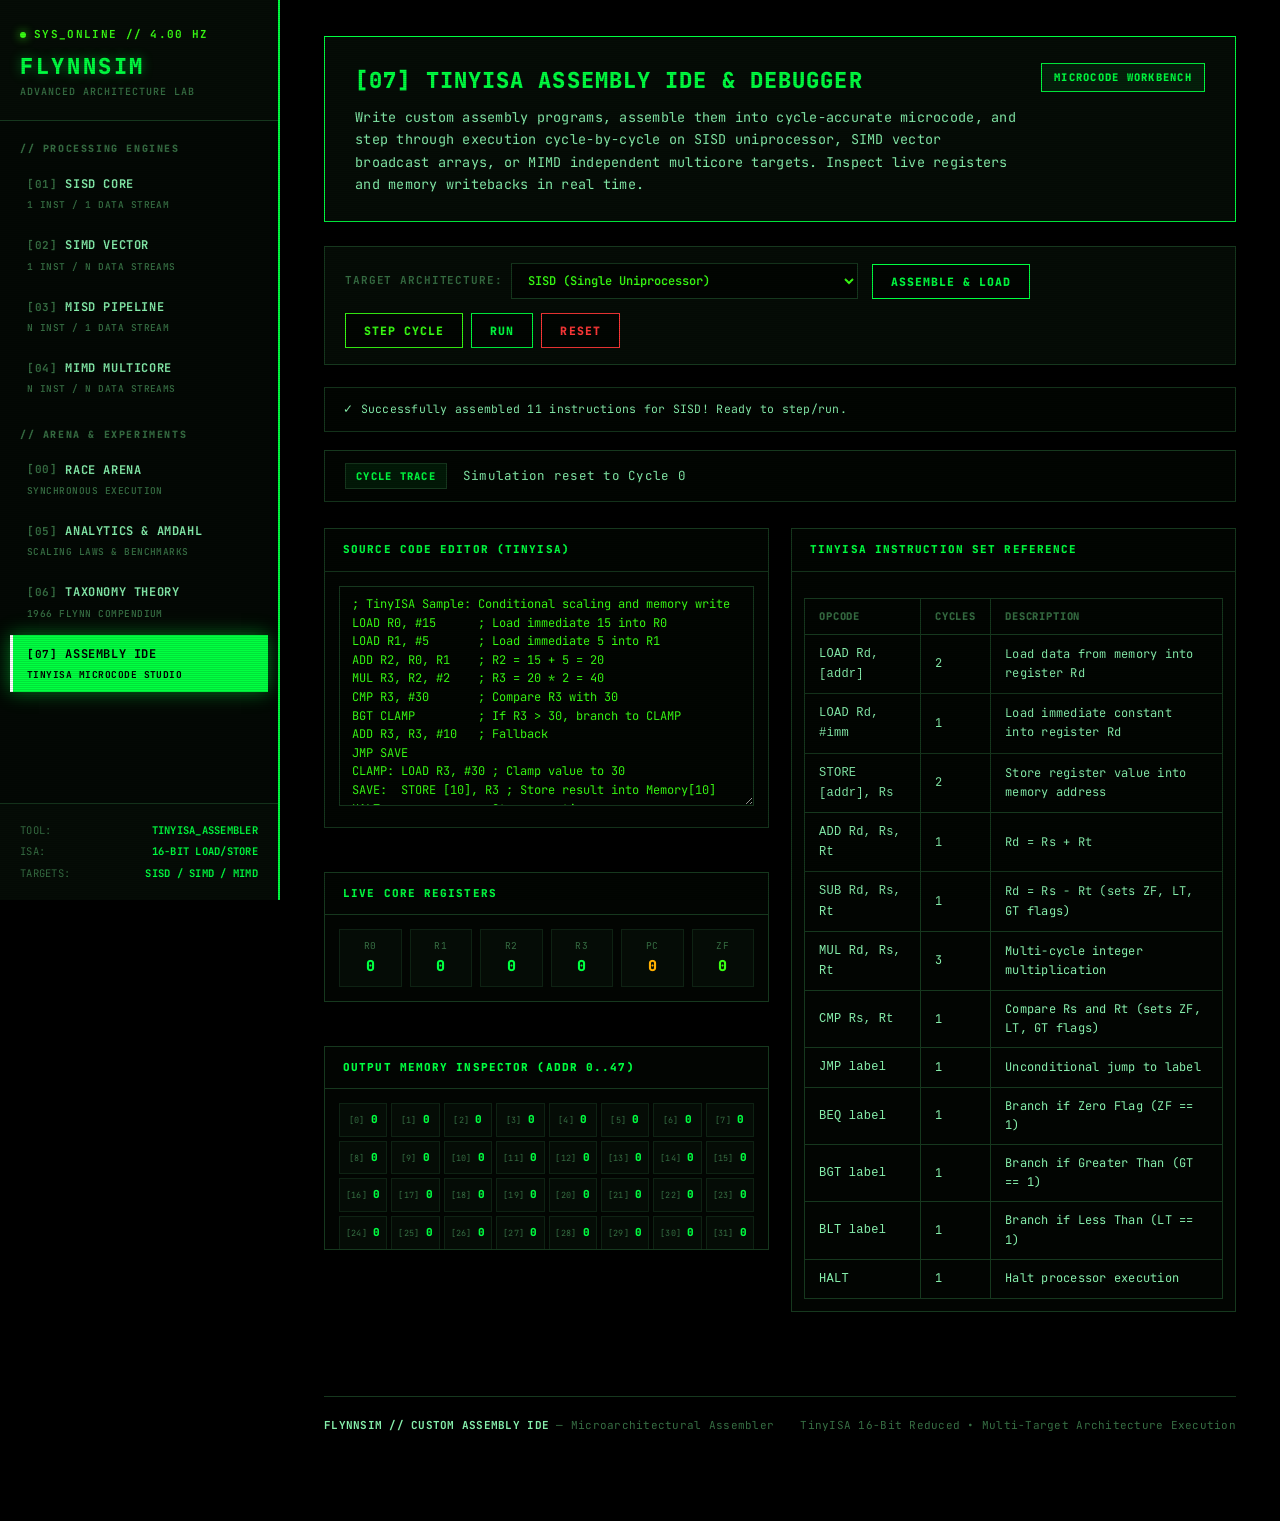
<file: editor.html>
<!DOCTYPE html>
<html lang="en">
<head>
    <meta charset="UTF-8">
    <meta name="viewport" content="width=device-width, initial-scale=1.0">
    <title>FlynnSim — TinyISA Assembly Studio &amp; Debugger</title>
    <meta name="description" content="Custom assembly IDE for TinyISA. Write, assemble, and single-step code across SISD uniprocessor, SIMD vector, and MIMD multicore hardware targets.">
    <link rel="preconnect" href="https://fonts.googleapis.com">
    <link rel="preconnect" href="https://fonts.gstatic.com" crossorigin>
    <link href="https://fonts.googleapis.com/css2?family=JetBrains+Mono:wght@400;500;600;700;800&display=swap" rel="stylesheet">
    <link rel="stylesheet" href="css/style.css?v=20261016_v3">
    <style>
        *, *::before, *::after { box-sizing: border-box !important; margin: 0; padding: 0; backdrop-filter: none !important; -webkit-backdrop-filter: none !important; }
        html, body { background: #000000 !important; color: #86efac !important; font-family: 'JetBrains Mono', 'Courier New', Courier, monospace !important; font-size: 13px !important; line-height: 1.6 !important; min-height: 100vh !important; overflow-x: hidden !important; }
        a, a:visited { color: #00ff41 !important; text-decoration: none !important; }
        a:hover { color: #39ff14 !important; }
        .block-icon, .icon, i[class^="icon-"], [class*="emoji"] { display: none !important; }
        #app-wrapper { display: block !important; min-height: 100vh !important; width: 100% !important; background: #000000 !important; }
        #left-sidebar { position: fixed !important; top: 0 !important; left: 0 !important; bottom: 0 !important; width: 280px !important; height: 100vh !important; background: #030804 !important; border-right: 2px solid #00ff41 !important; display: flex !important; flex-direction: column !important; z-index: 9999 !important; overflow-y: auto !important; box-shadow: 4px 0 24px rgba(0,0,0,0.9) !important; }
        .sidebar-header { padding: 24px 20px 20px !important; border-bottom: 1px solid #16381e !important; background: #050c06 !important; }
        .sidebar-status-pill { display: inline-flex !important; align-items: center !important; gap: 8px !important; font-size: 11px !important; font-weight: 700 !important; color: #39ff14 !important; text-transform: uppercase !important; margin-bottom: 10px !important; }
        .sidebar-status-pill::before { content: "" !important; display: inline-block !important; width: 6px !important; height: 6px !important; background: #39ff14 !important; border-radius: 50% !important; box-shadow: 0 0 10px #39ff14 !important; }
        .sidebar-title { font-size: 22px !important; font-weight: 800 !important; color: #00ff41 !important; letter-spacing: 0.12em !important; line-height: 1.15 !important; text-shadow: 0 0 12px rgba(0, 255, 65, 0.45) !important; }
        .sidebar-subtitle { font-size: 10px !important; font-weight: 600 !important; color: #366e43 !important; letter-spacing: 0.1em !important; text-transform: uppercase !important; margin-top: 5px !important; }
        .sidebar-section-title { padding: 20px 20px 8px !important; font-size: 10px !important; font-weight: 800 !important; color: #366e43 !important; letter-spacing: 0.16em !important; text-transform: uppercase !important; }
        .sidebar-nav-list { display: flex !important; flex-direction: column !important; padding: 0 10px !important; gap: 4px !important; }
        .sidebar-link, .nav-tab { display: flex !important; flex-direction: column !important; padding: 10px 14px !important; color: #86efac !important; border-left: 3px solid transparent !important; transition: all 0.2s cubic-bezier(0.16, 1, 0.3, 1) !important; text-decoration: none !important; font-size: 12px !important; }
        .sidebar-link-row { display: flex !important; justify-content: space-between !important; align-items: center !important; width: 100% !important; font-weight: 700 !important; }
        .sidebar-link .link-sub { font-size: 9.5px !important; color: #366e43 !important; margin-top: 3px !important; letter-spacing: 0.05em !important; }
        .sidebar-link:hover, .nav-tab:hover { color: #000000 !important; background: #00ff41 !important; border-left-color: #ffffff !important; transform: translateX(6px) !important; box-shadow: 0 0 16px rgba(0, 255, 65, 0.45) !important; }
        .sidebar-link:hover *, .nav-tab:hover * { color: #000000 !important; }
        .sidebar-link.active, .nav-tab.active { color: #000000 !important; background: #00ff41 !important; border-left-color: #ffffff !important; font-weight: 800 !important; box-shadow: 0 0 18px rgba(0, 255, 65, 0.45) !important; }
        .sidebar-link.active *, .nav-tab.active * { color: #000000 !important; font-weight: 700 !important; }
        .sidebar-footer { margin-top: auto !important; padding: 18px 20px !important; border-top: 1px solid #16381e !important; background: #050c06 !important; font-size: 10.5px !important; color: #366e43 !important; display: flex !important; flex-direction: column !important; gap: 5px !important; }
        .sidebar-footer .telemetry-row { display: flex !important; justify-content: space-between !important; }
        .sidebar-footer .telemetry-row strong { color: #00ff41 !important; }
        #main-content, .main-viewport { margin-left: 280px !important; min-height: 100vh !important; background: #000000 !important; padding: 36px 44px 80px !important; }
        .studio-container { max-width: 1400px !important; margin: 0 auto !important; }
        .control-btn, .btn, button { display: inline-flex !important; align-items: center !important; justify-content: center !important; font-family: 'JetBrains Mono', Courier, monospace !important; font-size: 11.5px !important; font-weight: 800 !important; letter-spacing: 0.09em !important; text-transform: uppercase !important; padding: 9px 18px !important; background: #020502 !important; color: #00ff41 !important; border: 1px solid #00ff41 !important; cursor: pointer !important; transition: all 0.16s ease !important; text-decoration: none !important; border-radius: 0 !important; outline: none !important; }
        .control-btn:hover, .btn:hover, button:hover { background: #00ff41 !important; color: #000000 !important; box-shadow: 0 0 18px rgba(0, 255, 65, 0.5) !important; transform: translateY(-1px) !important; }
        .btn-primary { border-color: #00ff41 !important; color: #00ff41 !important; }
        .btn-success { border-color: #39ff14 !important; color: #39ff14 !important; }
        .btn-accent { border-color: #00ff41 !important; color: #00ff41 !important; }
        .btn-danger { border-color: #ff3838 !important; color: #ff3838 !important; }
        .btn-danger:hover { background: #ff3838 !important; color: #000000 !important; }
        .studio-hero { border: 1px solid #00ff41 !important; background: #050c06 !important; padding: 26px 30px !important; margin-bottom: 24px !important; display: flex !important; justify-content: space-between !important; align-items: flex-start !important; gap: 24px !important; }
        .studio-hero-text h2 { font-size: 22px !important; color: #00ff41 !important; font-weight: 800 !important; margin-bottom: 8px !important; }
        .studio-hero-text p { font-size: 13.5px !important; color: #86efac !important; line-height: 1.65 !important; }
        .studio-hero-badge { border: 1px solid #00ff41 !important; color: #00ff41 !important; background: rgba(0, 255, 65, 0.08) !important; padding: 5px 12px !important; font-weight: 800 !important; height: fit-content !important; text-transform: uppercase !important; font-size: 10.5px !important; white-space: nowrap !important; }
        .info-callout { border: 1px solid #16381e !important; background: #020502 !important; padding: 20px 26px !important; margin-bottom: 24px !important; color: #86efac !important; font-size: 13px !important; line-height: 1.7 !important; }
        .callout-title { font-size: 12px !important; font-weight: 800 !important; color: #39ff14 !important; margin-bottom: 8px !important; text-transform: uppercase !important; }
        #control-bar { display: flex !important; flex-wrap: wrap !important; align-items: center !important; gap: 14px !important; padding: 16px 20px !important; background: #050c06 !important; border: 1px solid #16381e !important; margin-bottom: 22px !important; }
        .control-group { display: flex !important; align-items: center !important; gap: 8px !important; }
        .control-label { font-size: 11px !important; font-weight: 700 !important; color: #366e43 !important; text-transform: uppercase !important; }
        .control-select, .control-input-number, select, input, textarea { background: #020502 !important; color: #39ff14 !important; border: 1px solid #16381e !important; padding: 8px 12px !important; font-family: inherit !important; font-size: 12px !important; }
        .inspector-panel { border: 1px solid #16381e !important; background: #050c06 !important; margin-bottom: 24px !important; }
        .inspector-header { padding: 12px 18px !important; background: #020502 !important; border-bottom: 1px solid #16381e !important; font-size: 11px !important; font-weight: 800 !important; color: #00ff41 !important; letter-spacing: 0.1em !important; text-transform: uppercase !important; }
        .studio-inspectors-grid { display: grid !important; grid-template-columns: 1fr 1fr !important; gap: 22px !important; margin-bottom: 24px !important; }
        #main-footer { margin-top: 60px !important; padding: 20px 0 !important; border-top: 1px solid #16381e !important; display: flex !important; justify-content: space-between !important; font-size: 11px !important; color: #366e43 !important; }
    </style>
</head>
<body>
<div id="app-wrapper">

    <!-- Left Sidebar: Menu with the Processing Architectures -->
    <aside id="left-sidebar">
        <div class="sidebar-header">
            <div class="sidebar-status-pill">SYS_ONLINE // 4.00 HZ</div>
            <div class="sidebar-title">FLYNNSIM</div>
            <div class="sidebar-subtitle">ADVANCED ARCHITECTURE LAB</div>
        </div>

        <div class="sidebar-section-title">// PROCESSING ENGINES</div>
        <nav class="sidebar-nav-list" id="nav-tabs-bar">
            <a href="sisd.html" class="sidebar-link">
                <div class="sidebar-link-row">
                    <span class="link-code">[01]</span>
                    <span class="link-name">SISD CORE</span>
                </div>
                <span class="link-sub">1 INST / 1 DATA STREAM</span>
            </a>
            <a href="simd.html" class="sidebar-link">
                <div class="sidebar-link-row">
                    <span class="link-code">[02]</span>
                    <span class="link-name">SIMD VECTOR</span>
                </div>
                <span class="link-sub">1 INST / N DATA STREAMS</span>
            </a>
            <a href="misd.html" class="sidebar-link">
                <div class="sidebar-link-row">
                    <span class="link-code">[03]</span>
                    <span class="link-name">MISD PIPELINE</span>
                </div>
                <span class="link-sub">N INST / 1 DATA STREAM</span>
            </a>
            <a href="mimd.html" class="sidebar-link">
                <div class="sidebar-link-row">
                    <span class="link-code">[04]</span>
                    <span class="link-name">MIMD MULTICORE</span>
                </div>
                <span class="link-sub">N INST / N DATA STREAMS</span>
            </a>
        </nav>

        <div class="sidebar-section-title">// ARENA &amp; EXPERIMENTS</div>
        <nav class="sidebar-nav-list">
            <a href="index.html" class="sidebar-link">
                <div class="sidebar-link-row">
                    <span class="link-code">[00]</span>
                    <span class="link-name">RACE ARENA</span>
                </div>
                <span class="link-sub">SYNCHRONOUS EXECUTION</span>
            </a>
            <a href="analytics.html" class="sidebar-link">
                <div class="sidebar-link-row">
                    <span class="link-code">[05]</span>
                    <span class="link-name">ANALYTICS &amp; AMDAHL</span>
                </div>
                <span class="link-sub">SCALING LAWS &amp; BENCHMARKS</span>
            </a>
            <a href="theory.html" class="sidebar-link">
                <div class="sidebar-link-row">
                    <span class="link-code">[06]</span>
                    <span class="link-name">TAXONOMY THEORY</span>
                </div>
                <span class="link-sub">1966 FLYNN COMPENDIUM</span>
            </a>
            <a href="editor.html" class="sidebar-link active">
                <div class="sidebar-link-row">
                    <span class="link-code">[07]</span>
                    <span class="link-name">ASSEMBLY IDE</span>
                </div>
                <span class="link-sub">TINYISA MICROCODE STUDIO</span>
            </a>
        </nav>

        <div class="sidebar-footer">
            <div class="telemetry-row"><span>TOOL:</span> <strong>TINYISA_ASSEMBLER</strong></div>
            <div class="telemetry-row"><span>ISA:</span> <strong>16-BIT LOAD/STORE</strong></div>
            <div class="telemetry-row"><span>TARGETS:</span> <strong>SISD / SIMD / MIMD</strong></div>
        </div>
    </aside>

    <!-- Main Content Area -->
    <main id="main-content">
        <div class="studio-container">

            <!-- Studio Hero Banner -->
            <div class="studio-hero">
                <div class="studio-hero-text">
                    <h2>[07] TINYISA ASSEMBLY IDE &amp; DEBUGGER</h2>
                    <p>
                        Write custom assembly programs, assemble them into cycle-accurate microcode, and step through execution cycle-by-cycle 
                        on SISD uniprocessor, SIMD vector broadcast arrays, or MIMD independent multicore targets. Inspect live registers and memory writebacks in real time.
                    </p>
                </div>
                <span class="studio-hero-badge">MICROCODE WORKBENCH</span>
            </div>

            <!-- Simulation Control Bar -->
            <section id="control-bar">
                <div class="control-group">
                    <label for="custom-target-arch" class="control-label">Target Architecture:</label>
                    <select id="custom-target-arch" class="control-select">
                        <option value="SISD" selected>SISD (Single Uniprocessor)</option>
                        <option value="SIMD">SIMD (4 Vector PEs with Lockstep Broadcast)</option>
                        <option value="MIMD">MIMD (4 Independent Cores)</option>
                    </select>
                </div>

                <div class="control-group">
                    <button id="btn-assemble-custom" class="control-btn btn-primary"><span>ASSEMBLE &amp; LOAD</span></button>
                </div>

                <div class="playback-controls">
                    <button id="btn-step" class="control-btn btn-success"><span>STEP CYCLE</span></button>
                    <button id="btn-run" class="control-btn btn-accent"><span>RUN</span></button>
                    <button id="btn-reset" class="control-btn btn-danger"><span>RESET</span></button>
                </div>
            </section>

            <!-- Status Box -->
            <div id="custom-editor-status" style="padding:12px 18px;background:var(--c-bg);border:1px solid var(--c-border);font-size:11.5px;color:var(--c-text-body);margin-bottom:18px;">
                Ready to assemble.
            </div>

            <!-- Live Cycle Narrative Banner -->
            <section id="cycle-trace-container">
                <div class="trace-label">CYCLE TRACE</div>
                <div id="editor-trace-text" class="trace-content">Cycle 0: Program loaded. Ready to step.</div>
            </section>

            <!-- 2-Column IDE Layout -->
            <div class="studio-inspectors-grid">
                <!-- Left Column: Source Code Editor -->
                <div style="display:flex;flex-direction:column;gap:20px;">
                    <div class="inspector-panel">
                        <div class="inspector-header">SOURCE CODE EDITOR (TINYISA)</div>
                        <div style="padding:14px;background:var(--c-bg);">
                            <textarea id="custom-assembly-code" style="width:100%;height:220px;background:#000000;color:var(--c-phosphor-bright);border:1px solid var(--c-border-dim);padding:12px;font-family:var(--font-mono);font-size:12px;line-height:1.55;outline:none;resize:vertical;">
; TinyISA Sample: Conditional scaling and memory write
LOAD R0, #15      ; Load immediate 15 into R0
LOAD R1, #5       ; Load immediate 5 into R1
ADD R2, R0, R1    ; R2 = 15 + 5 = 20
MUL R3, R2, #2    ; R3 = 20 * 2 = 40
CMP R3, #30       ; Compare R3 with 30
BGT CLAMP         ; If R3 > 30, branch to CLAMP
ADD R3, R3, #10   ; Fallback
JMP SAVE
CLAMP: LOAD R3, #30 ; Clamp value to 30
SAVE:  STORE [10], R3 ; Store result into Memory[10]
HALT              ; Stop execution</textarea>
                        </div>
                    </div>

                    <!-- Core Register File -->
                    <div class="inspector-panel">
                        <div class="inspector-header">LIVE CORE REGISTERS</div>
                        <div style="padding:14px;background:var(--c-bg);display:grid;grid-template-columns:repeat(6, 1fr);gap:8px;text-align:center;">
                            <div style="background:var(--c-surface);padding:8px;border:1px solid var(--c-border-dim);">
                                <span style="font-size:9.5px;color:var(--c-text-muted);display:block;">R0</span>
                                <div id="reg-r0" style="font-size:15px;font-weight:800;color:var(--c-phosphor);">0</div>
                            </div>
                            <div style="background:var(--c-surface);padding:8px;border:1px solid var(--c-border-dim);">
                                <span style="font-size:9.5px;color:var(--c-text-muted);display:block;">R1</span>
                                <div id="reg-r1" style="font-size:15px;font-weight:800;color:var(--c-phosphor);">0</div>
                            </div>
                            <div style="background:var(--c-surface);padding:8px;border:1px solid var(--c-border-dim);">
                                <span style="font-size:9.5px;color:var(--c-text-muted);display:block;">R2</span>
                                <div id="reg-r2" style="font-size:15px;font-weight:800;color:var(--c-phosphor);">0</div>
                            </div>
                            <div style="background:var(--c-surface);padding:8px;border:1px solid var(--c-border-dim);">
                                <span style="font-size:9.5px;color:var(--c-text-muted);display:block;">R3</span>
                                <div id="reg-r3" style="font-size:15px;font-weight:800;color:var(--c-phosphor);">0</div>
                            </div>
                            <div style="background:var(--c-surface);padding:8px;border:1px solid var(--c-border-dim);">
                                <span style="font-size:9.5px;color:var(--c-text-muted);display:block;">PC</span>
                                <div id="reg-pc" style="font-size:15px;font-weight:800;color:var(--c-amber);">0</div>
                            </div>
                            <div style="background:var(--c-surface);padding:8px;border:1px solid var(--c-border-dim);">
                                <span style="font-size:9.5px;color:var(--c-text-muted);display:block;">ZF</span>
                                <div id="reg-zf" style="font-size:15px;font-weight:800;color:var(--c-phosphor-bright);">0</div>
                            </div>
                        </div>
                    </div>

                    <!-- Output Memory Inspector -->
                    <div class="inspector-panel">
                        <div class="inspector-header">OUTPUT MEMORY INSPECTOR (ADDR 0..47)</div>
                        <div id="editor-memory-grid" class="memory-grid" style="max-height:160px;"></div>
                    </div>
                </div>

                <!-- Right Column: TinyISA Reference -->
                <div class="inspector-panel">
                    <div class="inspector-header">TINYISA INSTRUCTION SET REFERENCE</div>
                    <div style="overflow-x:auto;padding:12px;background:var(--c-bg);">
                        <table class="comparison-table">
                            <thead>
                                <tr>
                                    <th>Opcode</th>
                                    <th>Cycles</th>
                                    <th>Description</th>
                                </tr>
                            </thead>
                            <tbody>
                                <tr><td><code>LOAD Rd, [addr]</code></td><td>2</td><td>Load data from memory into register Rd</td></tr>
                                <tr><td><code>LOAD Rd, #imm</code></td><td>1</td><td>Load immediate constant into register Rd</td></tr>
                                <tr><td><code>STORE [addr], Rs</code></td><td>2</td><td>Store register value into memory address</td></tr>
                                <tr><td><code>ADD Rd, Rs, Rt</code></td><td>1</td><td>Rd = Rs + Rt</td></tr>
                                <tr><td><code>SUB Rd, Rs, Rt</code></td><td>1</td><td>Rd = Rs - Rt (sets ZF, LT, GT flags)</td></tr>
                                <tr><td><code>MUL Rd, Rs, Rt</code></td><td>3</td><td>Multi-cycle integer multiplication</td></tr>
                                <tr><td><code>CMP Rs, Rt</code></td><td>1</td><td>Compare Rs and Rt (sets ZF, LT, GT flags)</td></tr>
                                <tr><td><code>JMP label</code></td><td>1</td><td>Unconditional jump to label</td></tr>
                                <tr><td><code>BEQ label</code></td><td>1</td><td>Branch if Zero Flag (ZF == 1)</td></tr>
                                <tr><td><code>BGT label</code></td><td>1</td><td>Branch if Greater Than (GT == 1)</td></tr>
                                <tr><td><code>BLT label</code></td><td>1</td><td>Branch if Less Than (LT == 1)</td></tr>
                                <tr><td><code>HALT</code></td><td>1</td><td>Halt processor execution</td></tr>
                            </tbody>
                        </table>
                    </div>
                </div>
            </div>

            <!-- Main Footer -->
            <footer id="main-footer">
                <div><strong>FLYNNSIM // CUSTOM ASSEMBLY IDE</strong> &mdash; Microarchitectural Assembler</div>
                <div>TinyISA 16-Bit Reduced &bull; Multi-Target Architecture Execution</div>
            </footer>
        </div>
    </main>
</div>

<!-- Scripts -->
<script src="js/isa.js"></script>
<script src="js/pe.js"></script>
<script src="js/memory.js"></script>
<script src="js/architectures/base_arch.js"></script>
<script src="js/architectures/sisd.js"></script>
<script src="js/architectures/simd.js"></script>
<script src="js/architectures/mimd.js"></script>
<script src="js/page_editor.js"></script>
</body>
</html>
</file>
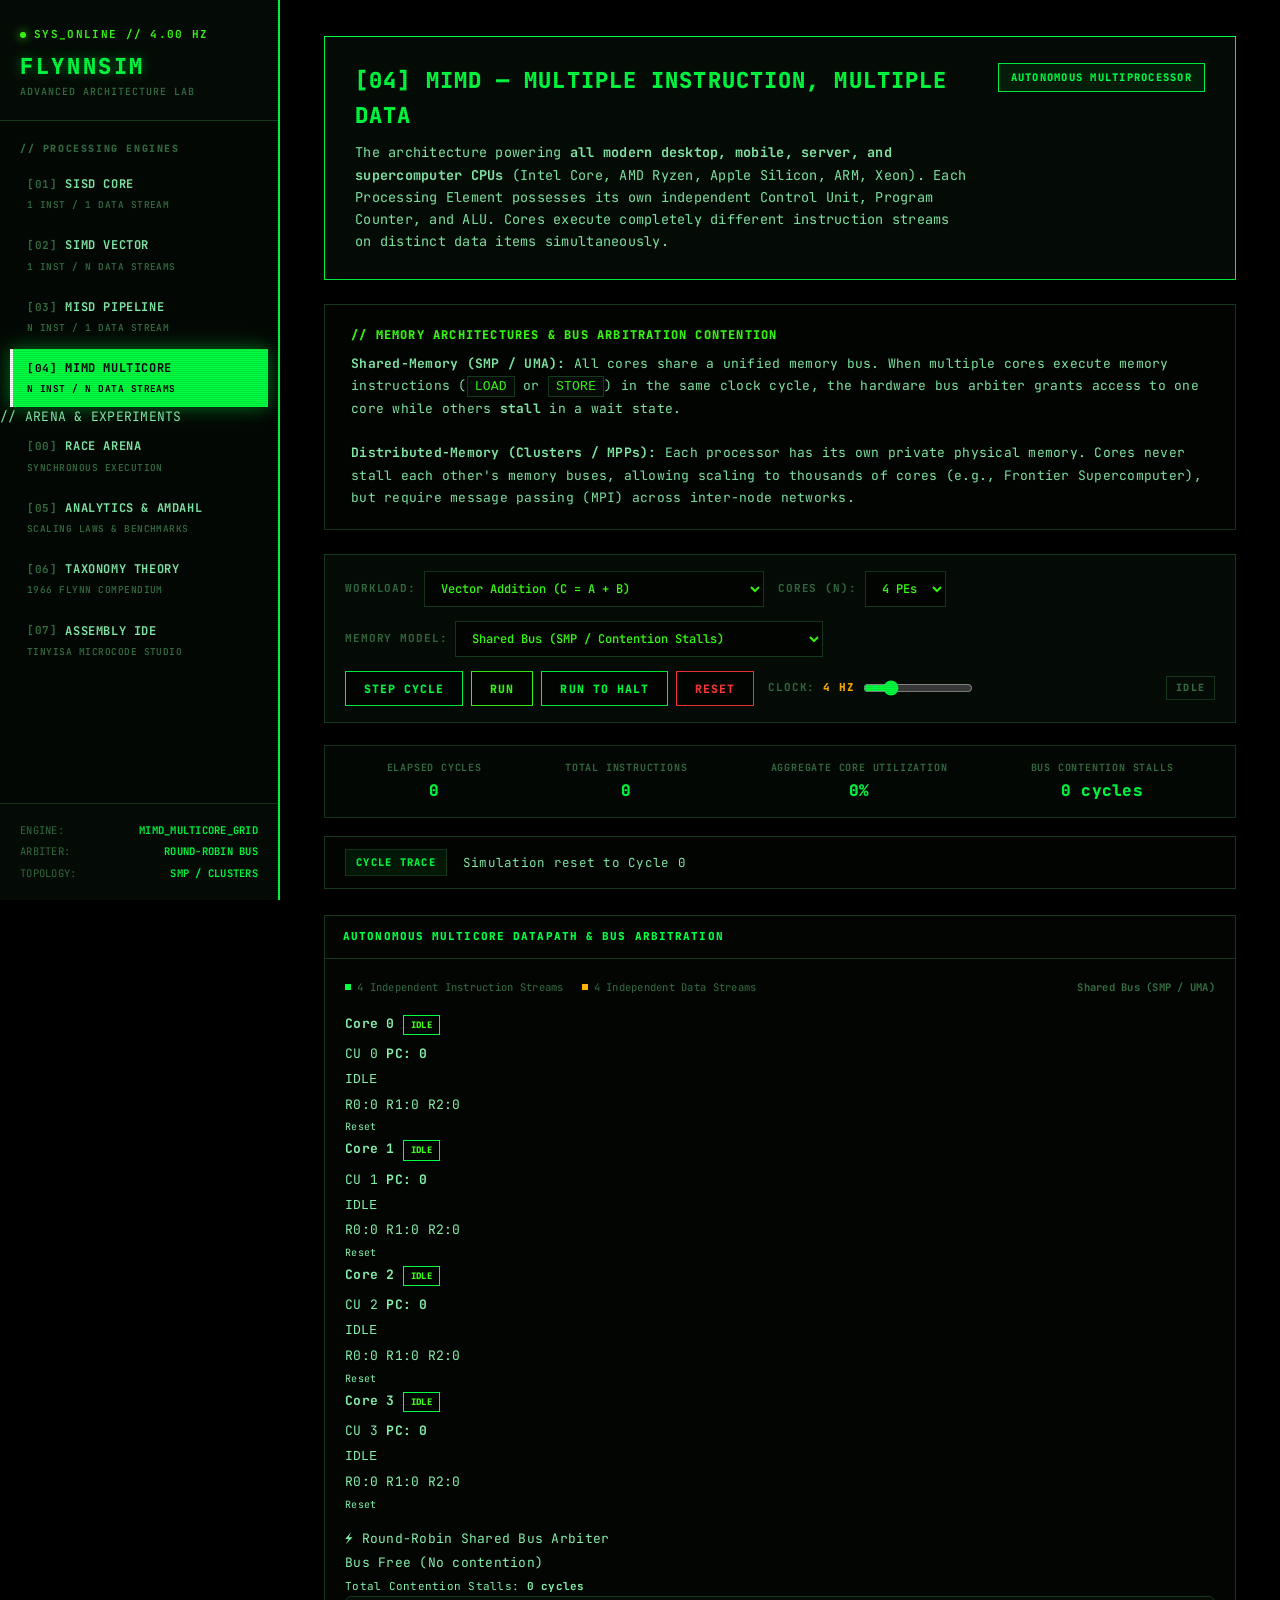
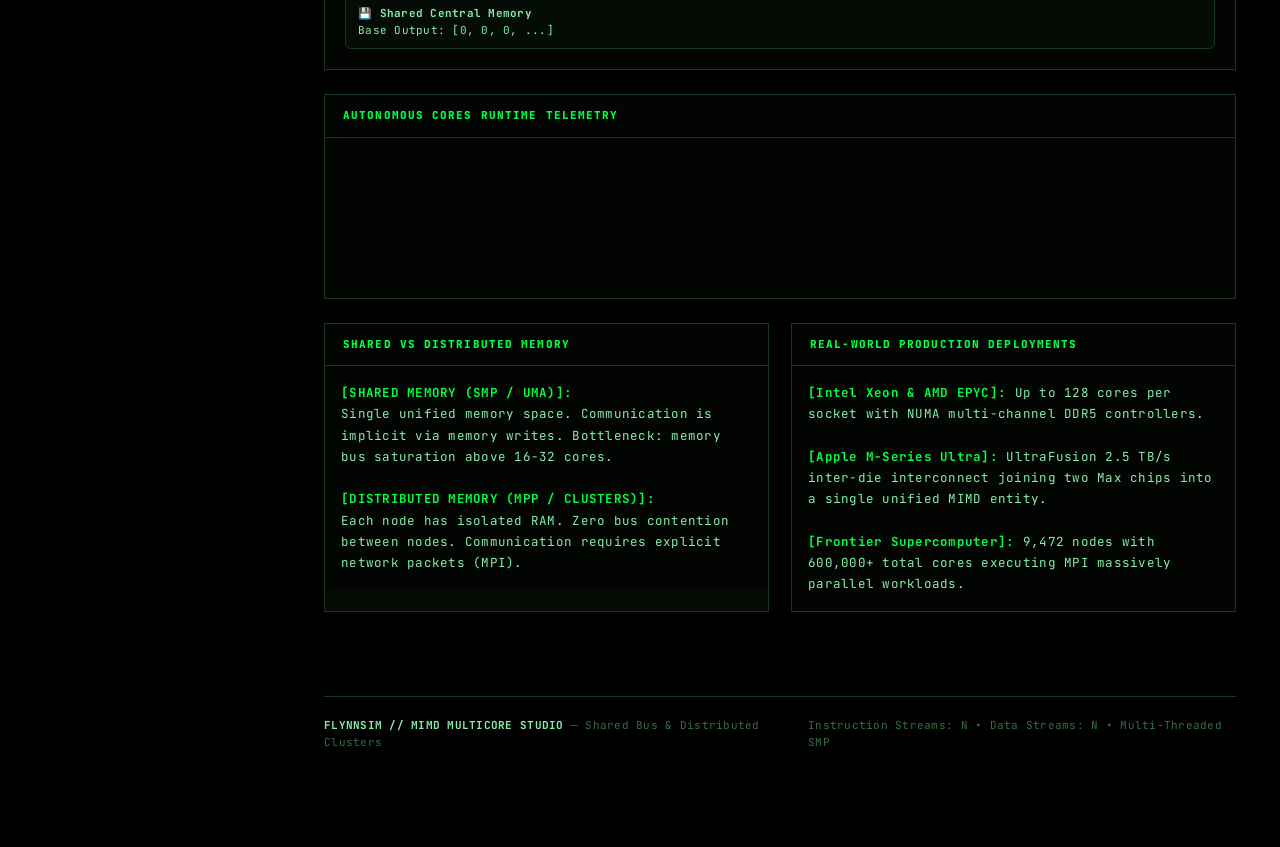
<file: mimd.html>
<!DOCTYPE html>
<html lang="en">
<head>
    <meta charset="UTF-8">
    <meta name="viewport" content="width=device-width, initial-scale=1.0">
    <title>FlynnSim — MIMD Multicore Studio</title>
    <meta name="description" content="MIMD (Multiple Instruction, Multiple Data) multicore architecture studio. Explore shared-memory bus contention, arbitration, and distributed cluster scaling.">
    <link rel="preconnect" href="https://fonts.googleapis.com">
    <link rel="preconnect" href="https://fonts.gstatic.com" crossorigin>
    <link href="https://fonts.googleapis.com/css2?family=JetBrains+Mono:wght@400;500;600;700;800&display=swap" rel="stylesheet">
    <link rel="stylesheet" href="css/style.css?v=20261016_v3">
    <style>
        *, *::before, *::after { box-sizing: border-box !important; margin: 0; padding: 0; backdrop-filter: none !important; -webkit-backdrop-filter: none !important; }
        html, body { background: #000000 !important; color: #86efac !important; font-family: 'JetBrains Mono', 'Courier New', Courier, monospace !important; font-size: 13px !important; line-height: 1.6 !important; min-height: 100vh !important; overflow-x: hidden !important; }
        a, a:visited { color: #00ff41 !important; text-decoration: none !important; }
        a:hover { color: #39ff14 !important; }
        .block-icon, .icon, i[class^="icon-"], [class*="emoji"] { display: none !important; }
        #app-wrapper { display: block !important; min-height: 100vh !important; width: 100% !important; background: #000000 !important; }
        #left-sidebar { position: fixed !important; top: 0 !important; left: 0 !important; bottom: 0 !important; width: 280px !important; height: 100vh !important; background: #030804 !important; border-right: 2px solid #00ff41 !important; display: flex !important; flex-direction: column !important; z-index: 9999 !important; overflow-y: auto !important; box-shadow: 4px 0 24px rgba(0,0,0,0.9) !important; }
        .sidebar-header { padding: 24px 20px 20px !important; border-bottom: 1px solid #16381e !important; background: #050c06 !important; }
        .sidebar-status-pill { display: inline-flex !important; align-items: center !important; gap: 8px !important; font-size: 11px !important; font-weight: 700 !important; color: #39ff14 !important; text-transform: uppercase !important; margin-bottom: 10px !important; }
        .sidebar-status-pill::before { content: "" !important; display: inline-block !important; width: 6px !important; height: 6px !important; background: #39ff14 !important; border-radius: 50% !important; box-shadow: 0 0 10px #39ff14 !important; }
        .sidebar-title { font-size: 22px !important; font-weight: 800 !important; color: #00ff41 !important; letter-spacing: 0.12em !important; line-height: 1.15 !important; text-shadow: 0 0 12px rgba(0, 255, 65, 0.45) !important; }
        .sidebar-subtitle { font-size: 10px !important; font-weight: 600 !important; color: #366e43 !important; letter-spacing: 0.1em !important; text-transform: uppercase !important; margin-top: 5px !important; }
        .sidebar-section-title { padding: 20px 20px 8px !important; font-size: 10px !important; font-weight: 800 !important; color: #366e43 !important; letter-spacing: 0.16em !important; text-transform: uppercase !important; }
        .sidebar-nav-list { display: flex !important; flex-direction: column !important; padding: 0 10px !important; gap: 4px !important; }
        .sidebar-link, .nav-tab { display: flex !important; flex-direction: column !important; padding: 10px 14px !important; color: #86efac !important; border-left: 3px solid transparent !important; transition: all 0.2s cubic-bezier(0.16, 1, 0.3, 1) !important; text-decoration: none !important; font-size: 12px !important; }
        .sidebar-link-row { display: flex !important; justify-content: space-between !important; align-items: center !important; width: 100% !important; font-weight: 700 !important; }
        .sidebar-link .link-sub { font-size: 9.5px !important; color: #366e43 !important; margin-top: 3px !important; letter-spacing: 0.05em !important; }
        .sidebar-link:hover, .nav-tab:hover { color: #000000 !important; background: #00ff41 !important; border-left-color: #ffffff !important; transform: translateX(6px) !important; box-shadow: 0 0 16px rgba(0, 255, 65, 0.45) !important; }
        .sidebar-link:hover *, .nav-tab:hover * { color: #000000 !important; }
        .sidebar-link.active, .nav-tab.active { color: #000000 !important; background: #00ff41 !important; border-left-color: #ffffff !important; font-weight: 800 !important; box-shadow: 0 0 18px rgba(0, 255, 65, 0.45) !important; }
        .sidebar-link.active *, .nav-tab.active * { color: #000000 !important; font-weight: 700 !important; }
        .sidebar-footer { margin-top: auto !important; padding: 18px 20px !important; border-top: 1px solid #16381e !important; background: #050c06 !important; font-size: 10.5px !important; color: #366e43 !important; display: flex !important; flex-direction: column !important; gap: 5px !important; }
        .sidebar-footer .telemetry-row { display: flex !important; justify-content: space-between !important; }
        .sidebar-footer .telemetry-row strong { color: #00ff41 !important; }
        #main-content, .main-viewport { margin-left: 280px !important; min-height: 100vh !important; background: #000000 !important; padding: 36px 44px 80px !important; }
        .studio-container { max-width: 1400px !important; margin: 0 auto !important; }
        .control-btn, .btn, button { display: inline-flex !important; align-items: center !important; justify-content: center !important; font-family: 'JetBrains Mono', Courier, monospace !important; font-size: 11.5px !important; font-weight: 800 !important; letter-spacing: 0.09em !important; text-transform: uppercase !important; padding: 9px 18px !important; background: #020502 !important; color: #00ff41 !important; border: 1px solid #00ff41 !important; cursor: pointer !important; transition: all 0.16s ease !important; text-decoration: none !important; border-radius: 0 !important; outline: none !important; }
        .control-btn:hover, .btn:hover, button:hover { background: #00ff41 !important; color: #000000 !important; box-shadow: 0 0 18px rgba(0, 255, 65, 0.5) !important; transform: translateY(-1px) !important; }
        .btn-primary { border-color: #00ff41 !important; color: #00ff41 !important; }
        .btn-success { border-color: #39ff14 !important; color: #39ff14 !important; }
        .btn-accent { border-color: #00ff41 !important; color: #00ff41 !important; }
        .btn-danger { border-color: #ff3838 !important; color: #ff3838 !important; }
        .btn-danger:hover { background: #ff3838 !important; color: #000000 !important; }
        .studio-hero { border: 1px solid #00ff41 !important; background: #050c06 !important; padding: 26px 30px !important; margin-bottom: 24px !important; display: flex !important; justify-content: space-between !important; align-items: flex-start !important; gap: 24px !important; }
        .studio-hero-text h2 { font-size: 22px !important; color: #00ff41 !important; font-weight: 800 !important; margin-bottom: 8px !important; }
        .studio-hero-text p { font-size: 13.5px !important; color: #86efac !important; line-height: 1.65 !important; }
        .studio-hero-badge { border: 1px solid #00ff41 !important; color: #00ff41 !important; background: rgba(0, 255, 65, 0.08) !important; padding: 5px 12px !important; font-weight: 800 !important; height: fit-content !important; text-transform: uppercase !important; font-size: 10.5px !important; white-space: nowrap !important; }
        .info-callout { border: 1px solid #16381e !important; background: #020502 !important; padding: 20px 26px !important; margin-bottom: 24px !important; color: #86efac !important; font-size: 13px !important; line-height: 1.7 !important; }
        .callout-title { font-size: 12px !important; font-weight: 800 !important; color: #39ff14 !important; margin-bottom: 8px !important; text-transform: uppercase !important; }
        #control-bar { display: flex !important; flex-wrap: wrap !important; align-items: center !important; gap: 14px !important; padding: 16px 20px !important; background: #050c06 !important; border: 1px solid #16381e !important; margin-bottom: 22px !important; }
        .control-group { display: flex !important; align-items: center !important; gap: 8px !important; }
        .control-label { font-size: 11px !important; font-weight: 700 !important; color: #366e43 !important; text-transform: uppercase !important; }
        .control-select, .control-input-number, select, input { background: #020502 !important; color: #39ff14 !important; border: 1px solid #16381e !important; padding: 8px 12px !important; font-family: inherit !important; font-size: 12px !important; }
        .card-metrics-bar { display: flex !important; justify-content: space-around !important; padding: 14px 20px !important; background: #030804 !important; border: 1px solid #16381e !important; margin-bottom: 18px !important; }
        .metric-item { display: flex !important; flex-direction: column !important; align-items: center !important; }
        .m-lbl { font-size: 10px !important; font-weight: 700 !important; color: #366e43 !important; text-transform: uppercase !important; }
        .metric-item strong { font-size: 16px !important; color: #00ff41 !important; font-weight: 800 !important; margin-top: 2px !important; }
        .inspector-panel { border: 1px solid #16381e !important; background: #050c06 !important; margin-bottom: 24px !important; }
        .inspector-header { padding: 12px 18px !important; background: #020502 !important; border-bottom: 1px solid #16381e !important; font-size: 11px !important; font-weight: 800 !important; color: #00ff41 !important; letter-spacing: 0.1em !important; text-transform: uppercase !important; }
        .studio-inspectors-grid { display: grid !important; grid-template-columns: 1fr 1fr !important; gap: 22px !important; margin-bottom: 24px !important; }
        #main-footer { margin-top: 60px !important; padding: 20px 0 !important; border-top: 1px solid #16381e !important; display: flex !important; justify-content: space-between !important; font-size: 11px !important; color: #366e43 !important; }
    </style>
</head>
<body>
<div id="app-wrapper">

    <!-- Left Sidebar: Menu with the Processing Architectures -->
    <aside id="left-sidebar">
        <div class="sidebar-header">
            <div class="sidebar-status-pill">SYS_ONLINE // 4.00 HZ</div>
            <div class="sidebar-title">FLYNNSIM</div>
            <div class="sidebar-subtitle">ADVANCED ARCHITECTURE LAB</div>
        </div>

        <div class="sidebar-section-title">// PROCESSING ENGINES</div>
        <nav class="sidebar-nav-list" id="nav-tabs-bar">
            <a href="sisd.html" class="sidebar-link">
                <div class="sidebar-link-row">
                    <span class="link-code">[01]</span>
                    <span class="link-name">SISD CORE</span>
                </div>
                <span class="link-sub">1 INST / 1 DATA STREAM</span>
            </a>
            <a href="simd.html" class="sidebar-link">
                <div class="sidebar-link-row">
                    <span class="link-code">[02]</span>
                    <span class="link-name">SIMD VECTOR</span>
                </div>
                <span class="link-sub">1 INST / N DATA STREAMS</span>
            </a>
            <a href="misd.html" class="sidebar-link">
                <div class="sidebar-link-row">
                    <span class="link-code">[03]</span>
                    <span class="link-name">MISD PIPELINE</span>
                </div>
                <span class="link-sub">N INST / 1 DATA STREAM</span>
            </a>
            <a href="mimd.html" class="sidebar-link active">
                <div class="sidebar-link-row">
                    <span class="link-code">[04]</span>
                    <span class="link-name">MIMD MULTICORE</span>
                </div>
                <span class="link-sub">N INST / N DATA STREAMS</span>
            </a>
        </nav>

        <div class="sidebar-group-title">// ARENA &amp; EXPERIMENTS</div>
        <nav class="sidebar-nav-list">
            <a href="index.html" class="sidebar-link">
                <div class="sidebar-link-row">
                    <span class="link-code">[00]</span>
                    <span class="link-name">RACE ARENA</span>
                </div>
                <span class="link-sub">SYNCHRONOUS EXECUTION</span>
            </a>
            <a href="analytics.html" class="sidebar-link">
                <div class="sidebar-link-row">
                    <span class="link-code">[05]</span>
                    <span class="link-name">ANALYTICS &amp; AMDAHL</span>
                </div>
                <span class="link-sub">SCALING LAWS &amp; BENCHMARKS</span>
            </a>
            <a href="theory.html" class="sidebar-link">
                <div class="sidebar-link-row">
                    <span class="link-code">[06]</span>
                    <span class="link-name">TAXONOMY THEORY</span>
                </div>
                <span class="link-sub">1966 FLYNN COMPENDIUM</span>
            </a>
            <a href="editor.html" class="sidebar-link">
                <div class="sidebar-link-row">
                    <span class="link-code">[07]</span>
                    <span class="link-name">ASSEMBLY IDE</span>
                </div>
                <span class="link-sub">TINYISA MICROCODE STUDIO</span>
            </a>
        </nav>

        <div class="sidebar-footer">
            <div class="telemetry-row"><span>ENGINE:</span> <strong>MIMD_MULTICORE_GRID</strong></div>
            <div class="telemetry-row"><span>ARBITER:</span> <strong>ROUND-ROBIN BUS</strong></div>
            <div class="telemetry-row"><span>TOPOLOGY:</span> <strong>SMP / CLUSTERS</strong></div>
        </div>
    </aside>

    <!-- Main Content Area -->
    <main id="main-content">
        <div class="studio-container">

            <!-- Studio Hero Banner -->
            <div class="studio-hero">
                <div class="studio-hero-text">
                    <h2>[04] MIMD — MULTIPLE INSTRUCTION, MULTIPLE DATA</h2>
                    <p>
                        The architecture powering <strong>all modern desktop, mobile, server, and supercomputer CPUs</strong> (Intel Core, AMD Ryzen, Apple Silicon, ARM, Xeon). 
                        Each Processing Element possesses its own independent Control Unit, Program Counter, and ALU. Cores execute completely different instruction streams 
                        on distinct data items simultaneously.
                    </p>
                </div>
                <span class="studio-hero-badge">AUTONOMOUS MULTIPROCESSOR</span>
            </div>

            <!-- Architectural Explanation Callout -->
            <div class="info-callout">
                <div class="callout-title">// MEMORY ARCHITECTURES &amp; BUS ARBITRATION CONTENTION</div>
                <p>
                    <strong>Shared-Memory (SMP / UMA):</strong> All cores share a unified memory bus. When multiple cores execute memory instructions (<code>LOAD</code> or <code>STORE</code>) 
                    in the same clock cycle, the hardware bus arbiter grants access to one core while others <strong>stall</strong> in a wait state.
                    <br><br>
                    <strong>Distributed-Memory (Clusters / MPPs):</strong> Each processor has its own private physical memory. Cores never stall each other's memory buses, 
                    allowing scaling to thousands of cores (e.g., Frontier Supercomputer), but require message passing (MPI) across inter-node networks.
                </p>
            </div>

            <!-- Simulation Control Bar -->
            <section id="control-bar">
                <div class="control-group">
                    <label for="select-workload" class="control-label">Workload:</label>
                    <select id="select-workload" class="control-select">
                        <option value="vector_addition">Vector Addition (C = A + B)</option>
                        <option value="matrix_mult">Matrix Multiplication (2x2)</option>
                        <option value="conditional_filter">Conditional Filter (Asynchronous Branches)</option>
                    </select>
                </div>

                <div class="control-group">
                    <label for="select-pe-count" class="control-label">Cores (N):</label>
                    <select id="select-pe-count" class="control-select">
                        <option value="2">2 PEs</option>
                        <option value="4" selected>4 PEs</option>
                        <option value="8">8 PEs</option>
                    </select>
                </div>

                <div class="control-group">
                    <label for="select-mem-model" class="control-label">Memory Model:</label>
                    <select id="select-mem-model" class="control-select">
                        <option value="SHARED" selected>Shared Bus (SMP / Contention Stalls)</option>
                        <option value="DISTRIBUTED">Distributed Memory (Private / Zero Contention)</option>
                    </select>
                </div>

                <div class="playback-controls">
                    <button id="btn-step" class="control-btn btn-primary"><span>STEP CYCLE</span></button>
                    <button id="btn-run" class="control-btn btn-success"><span>RUN</span></button>
                    <button id="btn-fast" class="control-btn btn-accent"><span>RUN TO HALT</span></button>
                    <button id="btn-reset" class="control-btn btn-danger"><span>RESET</span></button>
                </div>

                <div class="control-group speed-group">
                    <label for="speed-slider" class="control-label">Clock: <span id="speed-value">4 Hz</span></label>
                    <input type="range" id="speed-slider" min="1" max="30" value="4" class="control-slider">
                </div>

                <div class="control-group" style="margin-left:auto;">
                    <span id="status-badge" class="arch-status-badge status-idle">IDLE</span>
                </div>
            </section>

            <!-- Metrics Bar -->
            <div class="card-metrics-bar">
                <div class="metric-item"><span class="m-lbl">Elapsed Cycles</span><strong id="metric-cycles" class="metric-cycles">0</strong></div>
                <div class="metric-item"><span class="m-lbl">Total Instructions</span><strong id="metric-instrs">0</strong></div>
                <div class="metric-item"><span class="m-lbl">Aggregate Core Utilization</span><strong id="metric-util" class="metric-util">0%</strong></div>
                <div class="metric-item"><span class="m-lbl">Bus Contention Stalls</span><strong id="metric-contention" style="color:var(--c-amber);">0 cycles</strong></div>
            </div>

            <!-- Live Cycle Trace -->
            <section id="cycle-trace-container" style="margin-top:18px;">
                <div class="trace-label">CYCLE TRACE</div>
                <div id="live-trace-text" class="trace-content">Cycle 0: MIMD multiprocessor ready. Select memory model and Step.</div>
            </section>

            <!-- Autonomous Multicore Datapath Schematic -->
            <div class="inspector-panel" style="margin-top:22px;">
                <div class="inspector-header">AUTONOMOUS MULTICORE DATAPATH &amp; BUS ARBITRATION</div>
                <div id="mimd-schematic-box" class="diagram-container"></div>
            </div>

            <!-- Cores Grid -->
            <div class="inspector-panel" style="margin-top:22px;">
                <div class="inspector-header">AUTONOMOUS CORES RUNTIME TELEMETRY</div>
                <div id="mimd-cores-grid" style="padding:16px;background:var(--c-bg);min-height:160px;"></div>
            </div>

            <!-- Educational Comparison & Real World Systems -->
            <div class="studio-inspectors-grid">
                <div class="inspector-panel">
                    <div class="inspector-header">SHARED VS DISTRIBUTED MEMORY</div>
                    <div style="padding:16px;background:var(--c-bg);font-size:12.5px;line-height:1.7;color:var(--c-text-body);">
                        <strong style="color:var(--c-phosphor);">[SHARED MEMORY (SMP / UMA)]:</strong><br>
                        Single unified memory space. Communication is implicit via memory writes. Bottleneck: memory bus saturation above 16-32 cores.<br><br>
                        <strong style="color:var(--c-phosphor);">[DISTRIBUTED MEMORY (MPP / CLUSTERS)]:</strong><br>
                        Each node has isolated RAM. Zero bus contention between nodes. Communication requires explicit network packets (MPI).
                    </div>
                </div>

                <div class="inspector-panel">
                    <div class="inspector-header">REAL-WORLD PRODUCTION DEPLOYMENTS</div>
                    <div style="padding:16px;background:var(--c-bg);font-size:12.5px;line-height:1.7;color:var(--c-text-body);">
                        <strong style="color:var(--c-phosphor);">[Intel Xeon &amp; AMD EPYC]:</strong> Up to 128 cores per socket with NUMA multi-channel DDR5 controllers.<br><br>
                        <strong style="color:var(--c-phosphor);">[Apple M-Series Ultra]:</strong> UltraFusion 2.5 TB/s inter-die interconnect joining two Max chips into a single unified MIMD entity.<br><br>
                        <strong style="color:var(--c-phosphor);">[Frontier Supercomputer]:</strong> 9,472 nodes with 600,000+ total cores executing MPI massively parallel workloads.
                    </div>
                </div>
            </div>

            <!-- Main Footer -->
            <footer id="main-footer">
                <div><strong>FLYNNSIM // MIMD MULTICORE STUDIO</strong> &mdash; Shared Bus &amp; Distributed Clusters</div>
                <div>Instruction Streams: N &bull; Data Streams: N &bull; Multi-Threaded SMP</div>
            </footer>
        </div>
    </main>
</div>

<!-- Scripts -->
<script src="js/isa.js"></script>
<script src="js/pe.js"></script>
<script src="js/memory.js"></script>
<script src="js/architectures/base_arch.js"></script>
<script src="js/architectures/mimd.js"></script>
<script src="js/workloads.js"></script>
<script src="js/page_mimd.js"></script>
</body>
</html>
</file>
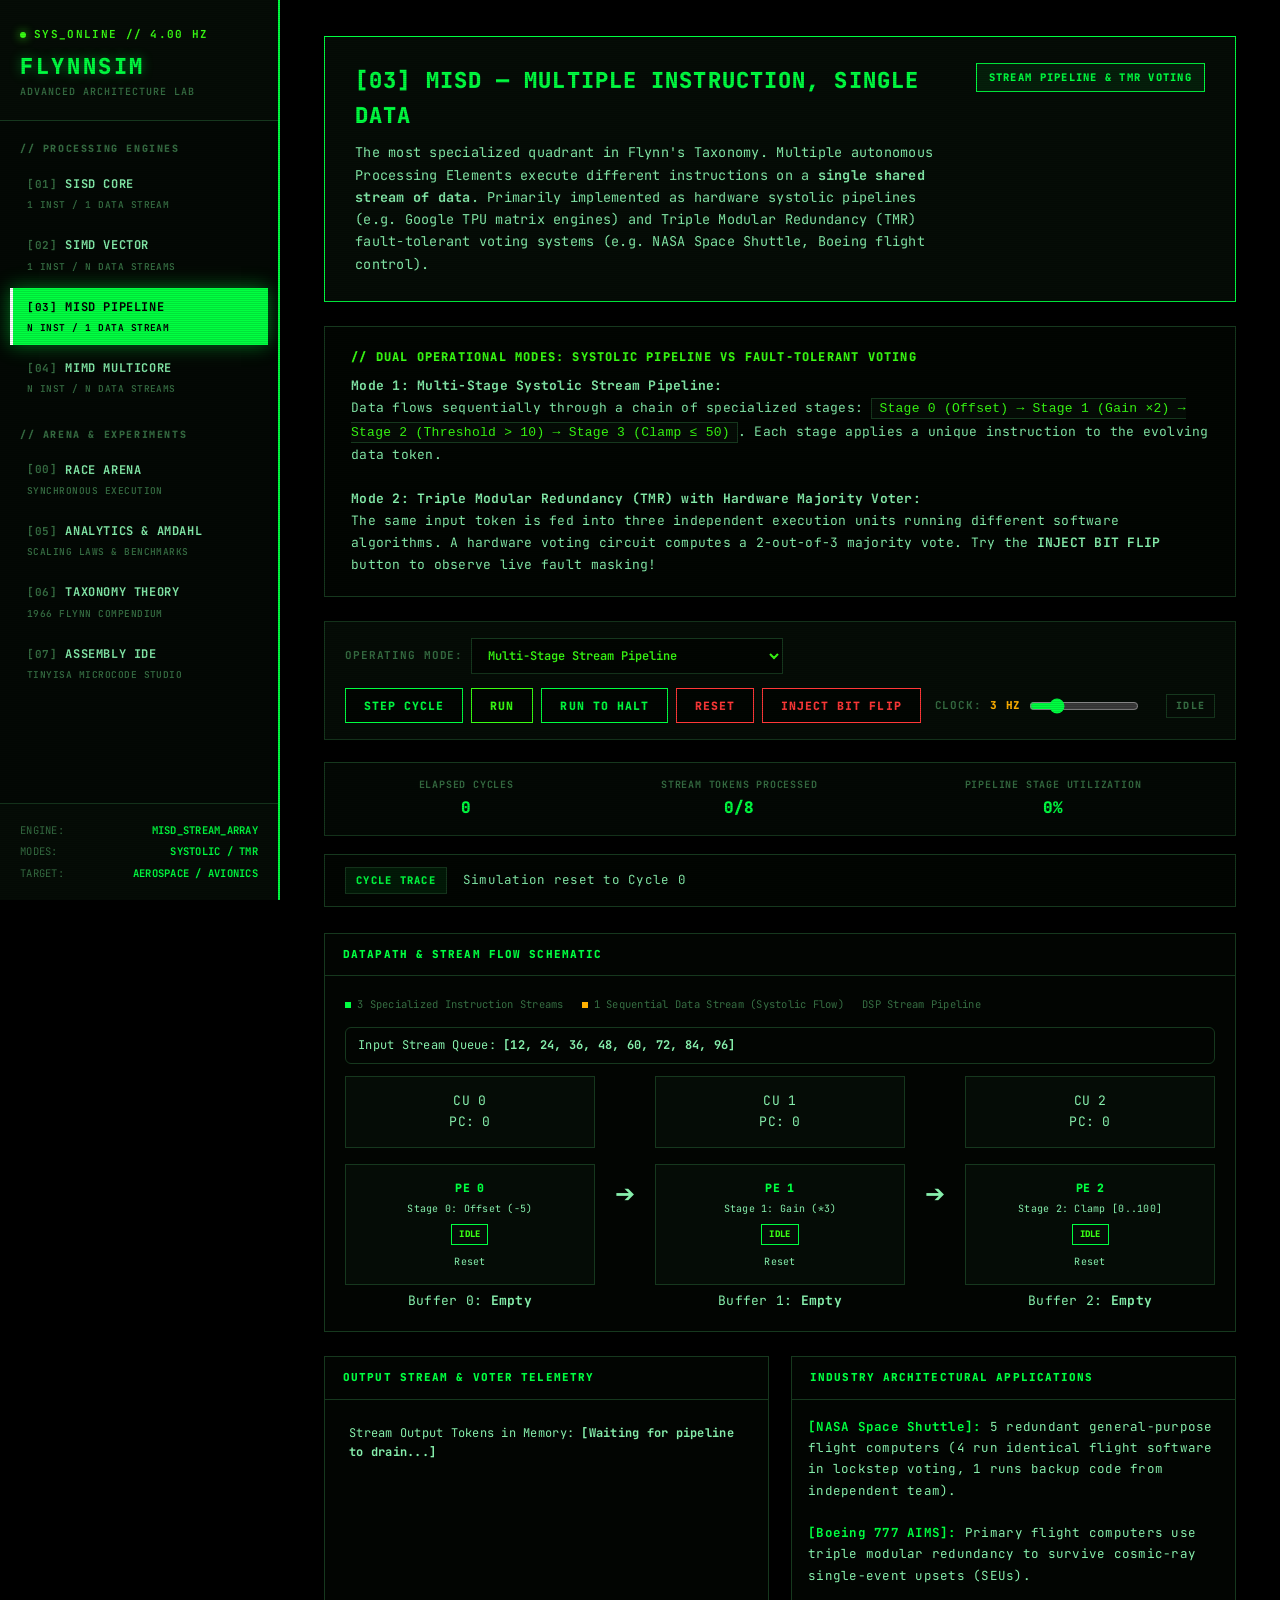
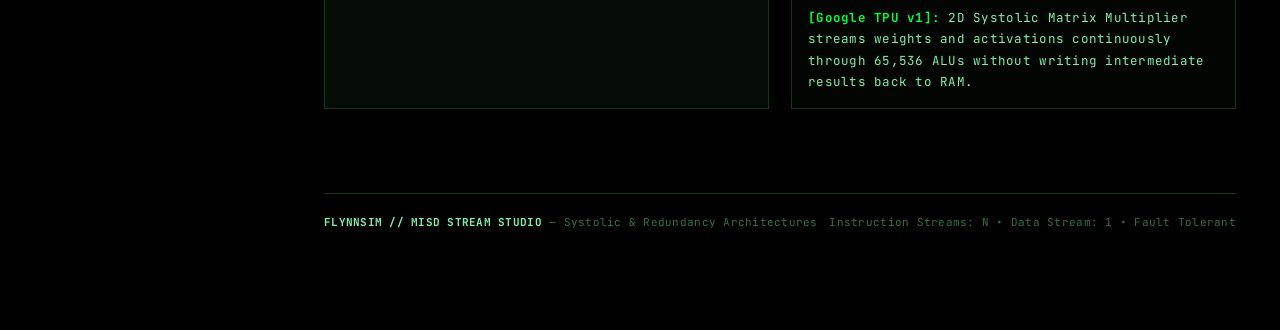
<file: misd.html>
<!DOCTYPE html>
<html lang="en">
<head>
    <meta charset="UTF-8">
    <meta name="viewport" content="width=device-width, initial-scale=1.0">
    <title>FlynnSim — MISD Stream &amp; Redundancy Studio</title>
    <meta name="description" content="MISD (Multiple Instruction, Single Data) studio. Explore systolic stream pipelines and Triple Modular Redundancy (TMR) voting with live fault injection.">
    <link rel="preconnect" href="https://fonts.googleapis.com">
    <link rel="preconnect" href="https://fonts.gstatic.com" crossorigin>
    <link href="https://fonts.googleapis.com/css2?family=JetBrains+Mono:wght@400;500;600;700;800&display=swap" rel="stylesheet">
    <link rel="stylesheet" href="css/style.css?v=20261016_v3">
    <style>
        *, *::before, *::after { box-sizing: border-box !important; margin: 0; padding: 0; backdrop-filter: none !important; -webkit-backdrop-filter: none !important; }
        html, body { background: #000000 !important; color: #86efac !important; font-family: 'JetBrains Mono', 'Courier New', Courier, monospace !important; font-size: 13px !important; line-height: 1.6 !important; min-height: 100vh !important; overflow-x: hidden !important; }
        a, a:visited { color: #00ff41 !important; text-decoration: none !important; }
        a:hover { color: #39ff14 !important; }
        .block-icon, .icon, i[class^="icon-"], [class*="emoji"] { display: none !important; }
        #app-wrapper { display: block !important; min-height: 100vh !important; width: 100% !important; background: #000000 !important; }
        #left-sidebar { position: fixed !important; top: 0 !important; left: 0 !important; bottom: 0 !important; width: 280px !important; height: 100vh !important; background: #030804 !important; border-right: 2px solid #00ff41 !important; display: flex !important; flex-direction: column !important; z-index: 9999 !important; overflow-y: auto !important; box-shadow: 4px 0 24px rgba(0,0,0,0.9) !important; }
        .sidebar-header { padding: 24px 20px 20px !important; border-bottom: 1px solid #16381e !important; background: #050c06 !important; }
        .sidebar-status-pill { display: inline-flex !important; align-items: center !important; gap: 8px !important; font-size: 11px !important; font-weight: 700 !important; color: #39ff14 !important; text-transform: uppercase !important; margin-bottom: 10px !important; }
        .sidebar-status-pill::before { content: "" !important; display: inline-block !important; width: 6px !important; height: 6px !important; background: #39ff14 !important; border-radius: 50% !important; box-shadow: 0 0 10px #39ff14 !important; }
        .sidebar-title { font-size: 22px !important; font-weight: 800 !important; color: #00ff41 !important; letter-spacing: 0.12em !important; line-height: 1.15 !important; text-shadow: 0 0 12px rgba(0, 255, 65, 0.45) !important; }
        .sidebar-subtitle { font-size: 10px !important; font-weight: 600 !important; color: #366e43 !important; letter-spacing: 0.1em !important; text-transform: uppercase !important; margin-top: 5px !important; }
        .sidebar-section-title { padding: 20px 20px 8px !important; font-size: 10px !important; font-weight: 800 !important; color: #366e43 !important; letter-spacing: 0.16em !important; text-transform: uppercase !important; }
        .sidebar-nav-list { display: flex !important; flex-direction: column !important; padding: 0 10px !important; gap: 4px !important; }
        .sidebar-link, .nav-tab { display: flex !important; flex-direction: column !important; padding: 10px 14px !important; color: #86efac !important; border-left: 3px solid transparent !important; transition: all 0.2s cubic-bezier(0.16, 1, 0.3, 1) !important; text-decoration: none !important; font-size: 12px !important; }
        .sidebar-link-row { display: flex !important; justify-content: space-between !important; align-items: center !important; width: 100% !important; font-weight: 700 !important; }
        .sidebar-link .link-sub { font-size: 9.5px !important; color: #366e43 !important; margin-top: 3px !important; letter-spacing: 0.05em !important; }
        .sidebar-link:hover, .nav-tab:hover { color: #000000 !important; background: #00ff41 !important; border-left-color: #ffffff !important; transform: translateX(6px) !important; box-shadow: 0 0 16px rgba(0, 255, 65, 0.45) !important; }
        .sidebar-link:hover *, .nav-tab:hover * { color: #000000 !important; }
        .sidebar-link.active, .nav-tab.active { color: #000000 !important; background: #00ff41 !important; border-left-color: #ffffff !important; font-weight: 800 !important; box-shadow: 0 0 18px rgba(0, 255, 65, 0.45) !important; }
        .sidebar-link.active *, .nav-tab.active * { color: #000000 !important; font-weight: 700 !important; }
        .sidebar-footer { margin-top: auto !important; padding: 18px 20px !important; border-top: 1px solid #16381e !important; background: #050c06 !important; font-size: 10.5px !important; color: #366e43 !important; display: flex !important; flex-direction: column !important; gap: 5px !important; }
        .sidebar-footer .telemetry-row { display: flex !important; justify-content: space-between !important; }
        .sidebar-footer .telemetry-row strong { color: #00ff41 !important; }
        #main-content, .main-viewport { margin-left: 280px !important; min-height: 100vh !important; background: #000000 !important; padding: 36px 44px 80px !important; }
        .studio-container { max-width: 1400px !important; margin: 0 auto !important; }
        .control-btn, .btn, button { display: inline-flex !important; align-items: center !important; justify-content: center !important; font-family: 'JetBrains Mono', Courier, monospace !important; font-size: 11.5px !important; font-weight: 800 !important; letter-spacing: 0.09em !important; text-transform: uppercase !important; padding: 9px 18px !important; background: #020502 !important; color: #00ff41 !important; border: 1px solid #00ff41 !important; cursor: pointer !important; transition: all 0.16s ease !important; text-decoration: none !important; border-radius: 0 !important; outline: none !important; }
        .control-btn:hover, .btn:hover, button:hover { background: #00ff41 !important; color: #000000 !important; box-shadow: 0 0 18px rgba(0, 255, 65, 0.5) !important; transform: translateY(-1px) !important; }
        .btn-primary { border-color: #00ff41 !important; color: #00ff41 !important; }
        .btn-success { border-color: #39ff14 !important; color: #39ff14 !important; }
        .btn-accent { border-color: #00ff41 !important; color: #00ff41 !important; }
        .btn-danger { border-color: #ff3838 !important; color: #ff3838 !important; }
        .btn-danger:hover { background: #ff3838 !important; color: #000000 !important; }
        .studio-hero { border: 1px solid #00ff41 !important; background: #050c06 !important; padding: 26px 30px !important; margin-bottom: 24px !important; display: flex !important; justify-content: space-between !important; align-items: flex-start !important; gap: 24px !important; }
        .studio-hero-text h2 { font-size: 22px !important; color: #00ff41 !important; font-weight: 800 !important; margin-bottom: 8px !important; }
        .studio-hero-text p { font-size: 13.5px !important; color: #86efac !important; line-height: 1.65 !important; }
        .studio-hero-badge { border: 1px solid #00ff41 !important; color: #00ff41 !important; background: rgba(0, 255, 65, 0.08) !important; padding: 5px 12px !important; font-weight: 800 !important; height: fit-content !important; text-transform: uppercase !important; font-size: 10.5px !important; white-space: nowrap !important; }
        .info-callout { border: 1px solid #16381e !important; background: #020502 !important; padding: 20px 26px !important; margin-bottom: 24px !important; color: #86efac !important; font-size: 13px !important; line-height: 1.7 !important; }
        .callout-title { font-size: 12px !important; font-weight: 800 !important; color: #39ff14 !important; margin-bottom: 8px !important; text-transform: uppercase !important; }
        #control-bar { display: flex !important; flex-wrap: wrap !important; align-items: center !important; gap: 14px !important; padding: 16px 20px !important; background: #050c06 !important; border: 1px solid #16381e !important; margin-bottom: 22px !important; }
        .control-group { display: flex !important; align-items: center !important; gap: 8px !important; }
        .control-label { font-size: 11px !important; font-weight: 700 !important; color: #366e43 !important; text-transform: uppercase !important; }
        .control-select, .control-input-number, select, input { background: #020502 !important; color: #39ff14 !important; border: 1px solid #16381e !important; padding: 8px 12px !important; font-family: inherit !important; font-size: 12px !important; }
        .card-metrics-bar { display: flex !important; justify-content: space-around !important; padding: 14px 20px !important; background: #030804 !important; border: 1px solid #16381e !important; margin-bottom: 18px !important; }
        .metric-item { display: flex !important; flex-direction: column !important; align-items: center !important; }
        .m-lbl { font-size: 10px !important; font-weight: 700 !important; color: #366e43 !important; text-transform: uppercase !important; }
        .metric-item strong { font-size: 16px !important; color: #00ff41 !important; font-weight: 800 !important; margin-top: 2px !important; }
        .inspector-panel { border: 1px solid #16381e !important; background: #050c06 !important; margin-bottom: 24px !important; }
        .inspector-header { padding: 12px 18px !important; background: #020502 !important; border-bottom: 1px solid #16381e !important; font-size: 11px !important; font-weight: 800 !important; color: #00ff41 !important; letter-spacing: 0.1em !important; text-transform: uppercase !important; }
        .studio-inspectors-grid { display: grid !important; grid-template-columns: 1fr 1fr !important; gap: 22px !important; margin-bottom: 24px !important; }
        #main-footer { margin-top: 60px !important; padding: 20px 0 !important; border-top: 1px solid #16381e !important; display: flex !important; justify-content: space-between !important; font-size: 11px !important; color: #366e43 !important; }
    </style>
</head>
<body>
<div id="app-wrapper">

    <!-- Left Sidebar: Menu with the Processing Architectures -->
    <aside id="left-sidebar">
        <div class="sidebar-header">
            <div class="sidebar-status-pill">SYS_ONLINE // 4.00 HZ</div>
            <div class="sidebar-title">FLYNNSIM</div>
            <div class="sidebar-subtitle">ADVANCED ARCHITECTURE LAB</div>
        </div>

        <div class="sidebar-section-title">// PROCESSING ENGINES</div>
        <nav class="sidebar-nav-list" id="nav-tabs-bar">
            <a href="sisd.html" class="sidebar-link">
                <div class="sidebar-link-row">
                    <span class="link-code">[01]</span>
                    <span class="link-name">SISD CORE</span>
                </div>
                <span class="link-sub">1 INST / 1 DATA STREAM</span>
            </a>
            <a href="simd.html" class="sidebar-link">
                <div class="sidebar-link-row">
                    <span class="link-code">[02]</span>
                    <span class="link-name">SIMD VECTOR</span>
                </div>
                <span class="link-sub">1 INST / N DATA STREAMS</span>
            </a>
            <a href="misd.html" class="sidebar-link active">
                <div class="sidebar-link-row">
                    <span class="link-code">[03]</span>
                    <span class="link-name">MISD PIPELINE</span>
                </div>
                <span class="link-sub">N INST / 1 DATA STREAM</span>
            </a>
            <a href="mimd.html" class="sidebar-link">
                <div class="sidebar-link-row">
                    <span class="link-code">[04]</span>
                    <span class="link-name">MIMD MULTICORE</span>
                </div>
                <span class="link-sub">N INST / N DATA STREAMS</span>
            </a>
        </nav>

        <div class="sidebar-section-title">// ARENA &amp; EXPERIMENTS</div>
        <nav class="sidebar-nav-list">
            <a href="index.html" class="sidebar-link">
                <div class="sidebar-link-row">
                    <span class="link-code">[00]</span>
                    <span class="link-name">RACE ARENA</span>
                </div>
                <span class="link-sub">SYNCHRONOUS EXECUTION</span>
            </a>
            <a href="analytics.html" class="sidebar-link">
                <div class="sidebar-link-row">
                    <span class="link-code">[05]</span>
                    <span class="link-name">ANALYTICS &amp; AMDAHL</span>
                </div>
                <span class="link-sub">SCALING LAWS &amp; BENCHMARKS</span>
            </a>
            <a href="theory.html" class="sidebar-link">
                <div class="sidebar-link-row">
                    <span class="link-code">[06]</span>
                    <span class="link-name">TAXONOMY THEORY</span>
                </div>
                <span class="link-sub">1966 FLYNN COMPENDIUM</span>
            </a>
            <a href="editor.html" class="sidebar-link">
                <div class="sidebar-link-row">
                    <span class="link-code">[07]</span>
                    <span class="link-name">ASSEMBLY IDE</span>
                </div>
                <span class="link-sub">TINYISA MICROCODE STUDIO</span>
            </a>
        </nav>

        <div class="sidebar-footer">
            <div class="telemetry-row"><span>ENGINE:</span> <strong>MISD_STREAM_ARRAY</strong></div>
            <div class="telemetry-row"><span>MODES:</span> <strong>SYSTOLIC / TMR</strong></div>
            <div class="telemetry-row"><span>TARGET:</span> <strong>AEROSPACE / AVIONICS</strong></div>
        </div>
    </aside>

    <!-- Main Content Area -->
    <main id="main-content">
        <div class="studio-container">

            <!-- Studio Hero Banner -->
            <div class="studio-hero">
                <div class="studio-hero-text">
                    <h2>[03] MISD — MULTIPLE INSTRUCTION, SINGLE DATA</h2>
                    <p>
                        The most specialized quadrant in Flynn's Taxonomy. Multiple autonomous Processing Elements execute different instructions 
                        on a <strong>single shared stream of data</strong>. Primarily implemented as hardware systolic pipelines (e.g. Google TPU matrix engines) 
                        and Triple Modular Redundancy (TMR) fault-tolerant voting systems (e.g. NASA Space Shuttle, Boeing flight control).
                    </p>
                </div>
                <span class="studio-hero-badge">STREAM PIPELINE &amp; TMR VOTING</span>
            </div>

            <!-- Architectural Explanation Callout -->
            <div class="info-callout">
                <div class="callout-title">// DUAL OPERATIONAL MODES: SYSTOLIC PIPELINE VS FAULT-TOLERANT VOTING</div>
                <p>
                    <strong>Mode 1: Multi-Stage Systolic Stream Pipeline:</strong><br>
                    Data flows sequentially through a chain of specialized stages: 
                    <code>Stage 0 (Offset) &rarr; Stage 1 (Gain ×2) &rarr; Stage 2 (Threshold &gt; 10) &rarr; Stage 3 (Clamp &le; 50)</code>. 
                    Each stage applies a unique instruction to the evolving data token.
                    <br><br>
                    <strong>Mode 2: Triple Modular Redundancy (TMR) with Hardware Majority Voter:</strong><br>
                    The same input token is fed into three independent execution units running different software algorithms. 
                    A hardware voting circuit computes a 2-out-of-3 majority vote. Try the <strong>INJECT BIT FLIP</strong> button to observe live fault masking!
                </p>
            </div>

            <!-- Simulation Control Bar -->
            <section id="control-bar">
                <div class="control-group">
                    <label for="select-misd-mode" class="control-label">Operating Mode:</label>
                    <select id="select-misd-mode" class="control-select">
                        <option value="PIPELINE" selected>Multi-Stage Stream Pipeline</option>
                        <option value="VOTING">Triple Modular Redundancy (TMR Voting)</option>
                    </select>
                </div>

                <div class="playback-controls">
                    <button id="btn-step" class="control-btn btn-primary"><span>STEP CYCLE</span></button>
                    <button id="btn-run" class="control-btn btn-success"><span>RUN</span></button>
                    <button id="btn-fast" class="control-btn btn-accent"><span>RUN TO HALT</span></button>
                    <button id="btn-reset" class="control-btn btn-danger"><span>RESET</span></button>
                    <button id="btn-inject-fault" class="control-btn btn-danger" style="display:none;"><span>INJECT BIT FLIP</span></button>
                </div>

                <div class="control-group speed-group">
                    <label for="speed-slider" class="control-label">Clock: <span id="speed-value">3 Hz</span></label>
                    <input type="range" id="speed-slider" min="1" max="20" value="3" class="control-slider">
                </div>

                <div class="control-group" style="margin-left:auto;">
                    <span id="status-badge" class="arch-status-badge status-idle">IDLE</span>
                </div>
            </section>

            <!-- Metrics Bar -->
            <div class="card-metrics-bar">
                <div class="metric-item"><span class="m-lbl">Elapsed Cycles</span><strong id="metric-cycles" class="metric-cycles">0</strong></div>
                <div class="metric-item"><span class="m-lbl">Stream Tokens Processed</span><strong id="metric-tokens">0/8</strong></div>
                <div class="metric-item"><span class="m-lbl">Pipeline Stage Utilization</span><strong id="metric-util" class="metric-util">0%</strong></div>
            </div>

            <!-- Live Cycle Trace -->
            <section id="cycle-trace-container" style="margin-top:18px;">
                <div class="trace-label">CYCLE TRACE</div>
                <div id="live-trace-text" class="trace-content">Cycle 0: MISD stream ready. Choose mode and Step.</div>
            </section>

            <!-- Datapath & Flow Schematic -->
            <div class="inspector-panel" style="margin-top:22px;">
                <div class="inspector-header">DATAPATH &amp; STREAM FLOW SCHEMATIC</div>
                <div id="misd-schematic-box" class="diagram-container"></div>
            </div>

            <!-- Output History & Voter Telemetry -->
            <div class="studio-inspectors-grid">
                <div class="inspector-panel">
                    <div class="inspector-header">OUTPUT STREAM &amp; VOTER TELEMETRY</div>
                    <div id="misd-output-history" style="padding:16px;background:var(--c-bg);min-height:200px;"></div>
                </div>

                <div class="inspector-panel">
                    <div class="inspector-header">INDUSTRY ARCHITECTURAL APPLICATIONS</div>
                    <div style="padding:16px;background:var(--c-bg);font-size:12.5px;line-height:1.7;color:var(--c-text-body);">
                        <strong style="color:var(--c-phosphor);">[NASA Space Shuttle]:</strong> 5 redundant general-purpose flight computers (4 run identical flight software in lockstep voting, 1 runs backup code from independent team).<br><br>
                        <strong style="color:var(--c-phosphor);">[Boeing 777 AIMS]:</strong> Primary flight computers use triple modular redundancy to survive cosmic-ray single-event upsets (SEUs).<br><br>
                        <strong style="color:var(--c-phosphor);">[Google TPU v1]:</strong> 2D Systolic Matrix Multiplier streams weights and activations continuously through 65,536 ALUs without writing intermediate results back to RAM.
                    </div>
                </div>
            </div>

            <!-- Main Footer -->
            <footer id="main-footer">
                <div><strong>FLYNNSIM // MISD STREAM STUDIO</strong> &mdash; Systolic &amp; Redundancy Architectures</div>
                <div>Instruction Streams: N &bull; Data Stream: 1 &bull; Fault Tolerant</div>
            </footer>
        </div>
    </main>
</div>

<!-- Scripts -->
<script src="js/isa.js"></script>
<script src="js/pe.js"></script>
<script src="js/memory.js"></script>
<script src="js/architectures/base_arch.js"></script>
<script src="js/architectures/misd.js"></script>
<script src="js/workloads.js"></script>
<script src="js/page_misd.js"></script>
</body>
</html>
</file>
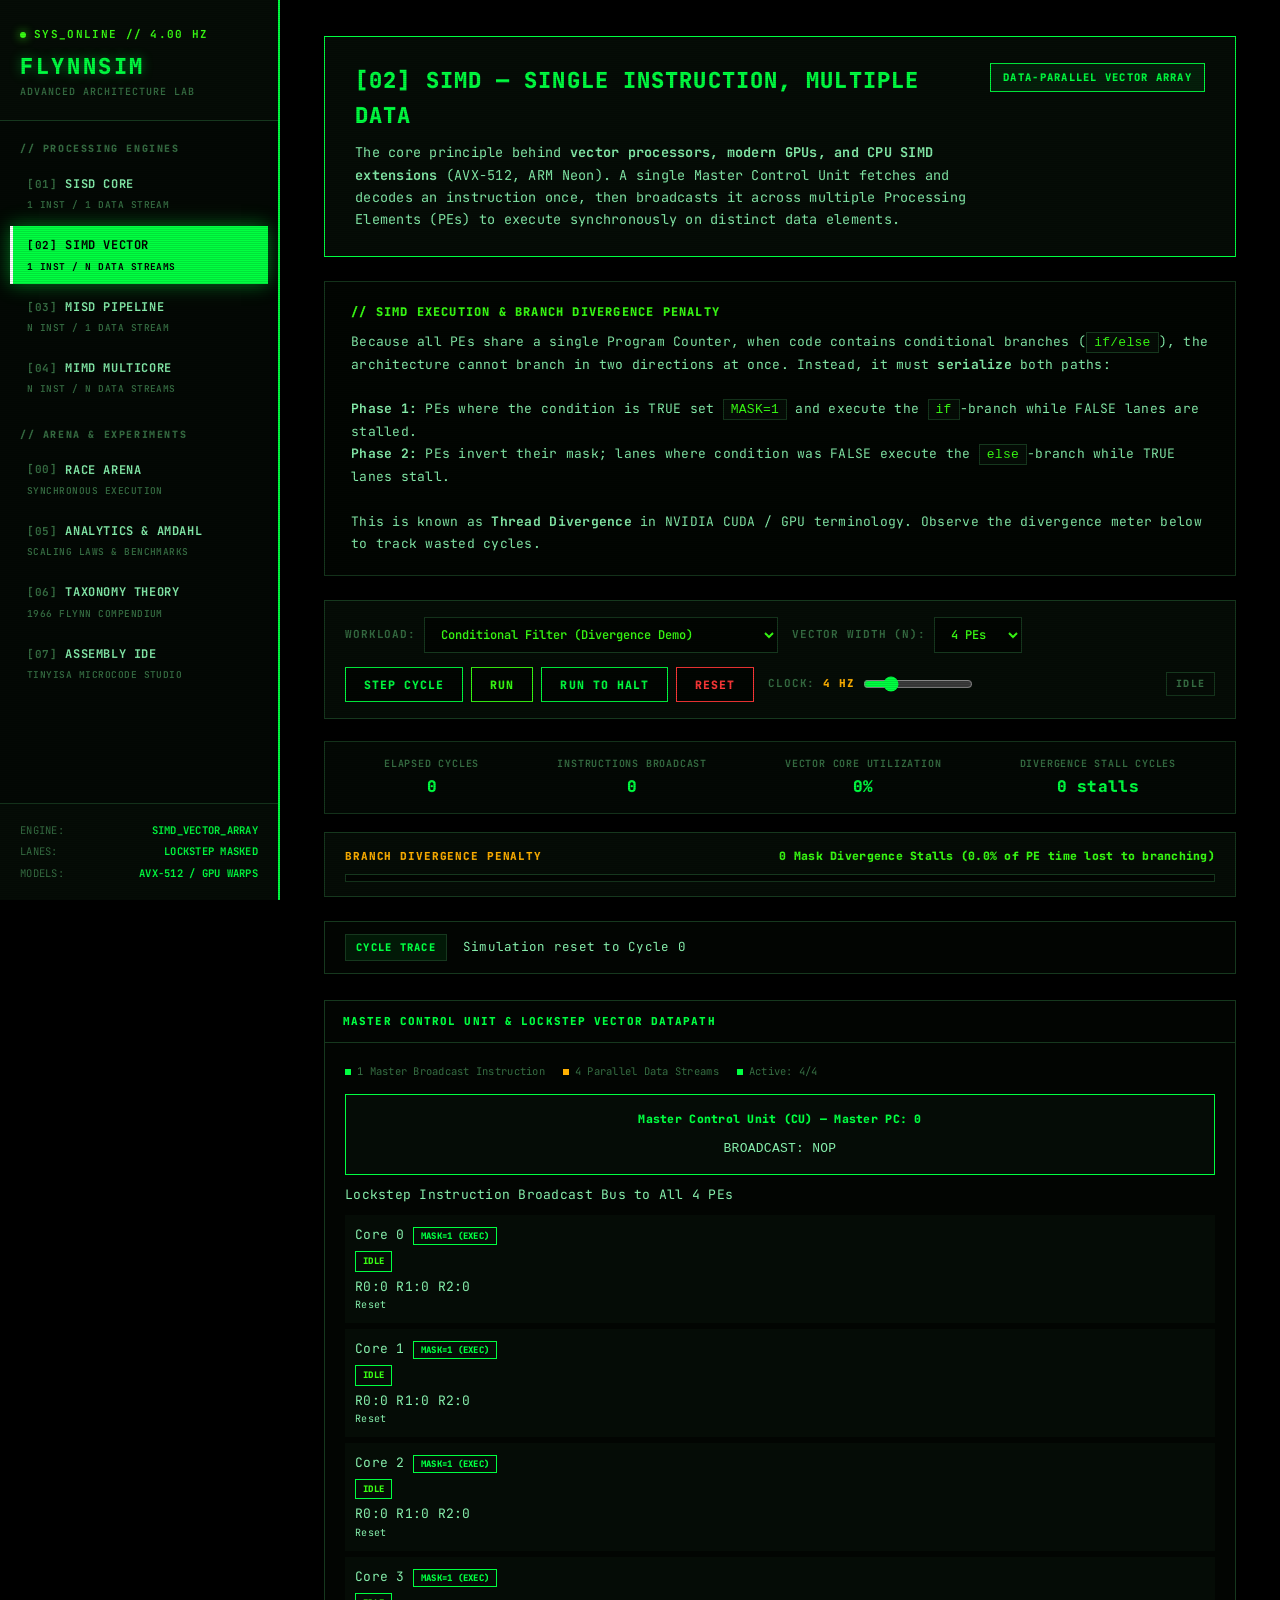
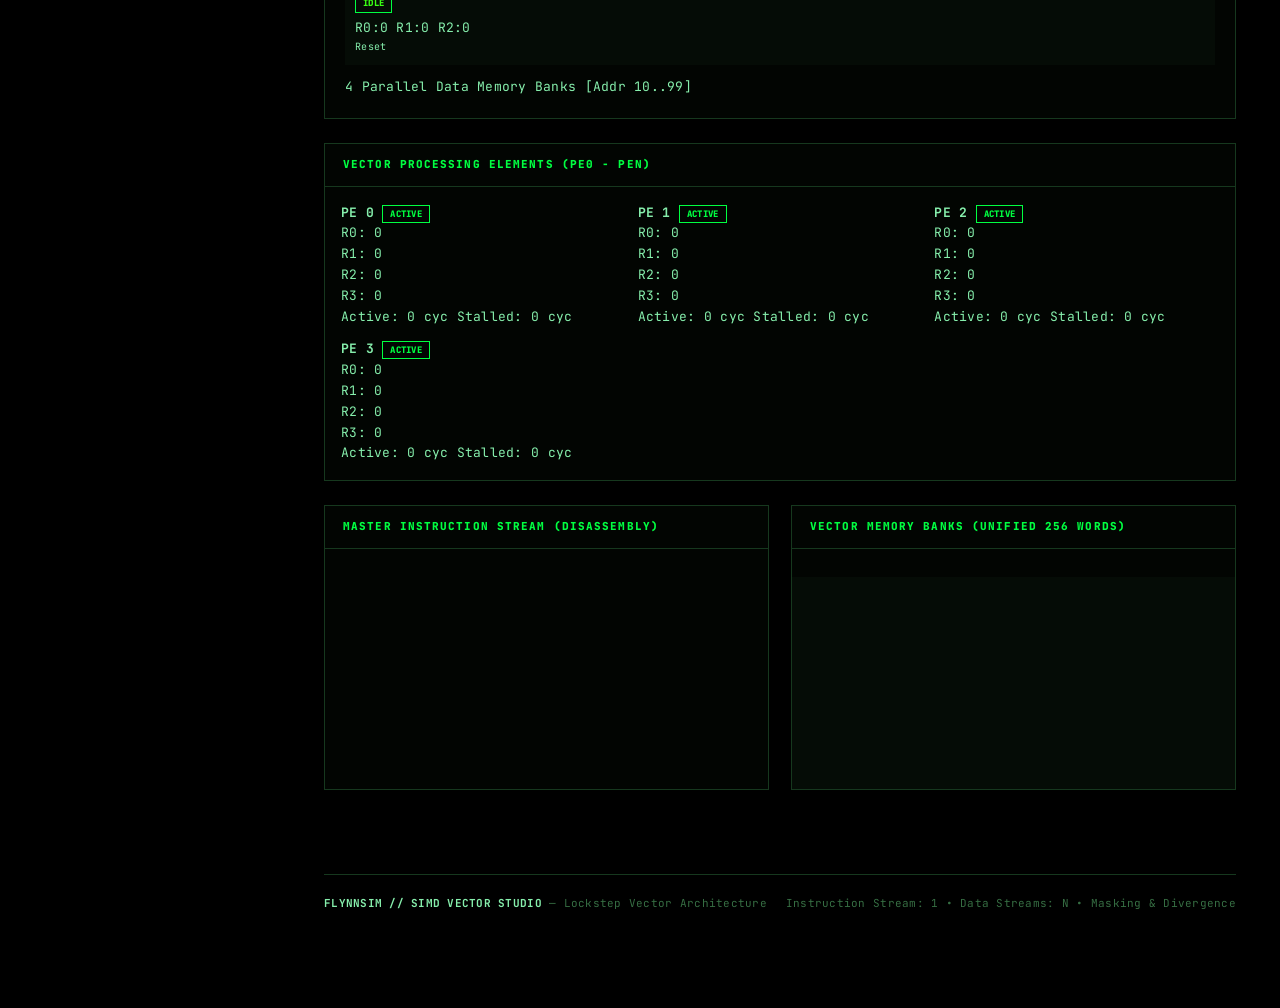
<file: simd.html>
<!DOCTYPE html>
<html lang="en">
<head>
    <meta charset="UTF-8">
    <meta name="viewport" content="width=device-width, initial-scale=1.0">
    <title>FlynnSim — SIMD Vector Array Studio</title>
    <meta name="description" content="SIMD (Single Instruction, Multiple Data) vector architecture deep-dive. Observe lockstep execution, execution masks, and branch divergence.">
    <link rel="preconnect" href="https://fonts.googleapis.com">
    <link rel="preconnect" href="https://fonts.gstatic.com" crossorigin>
    <link href="https://fonts.googleapis.com/css2?family=JetBrains+Mono:wght@400;500;600;700;800&display=swap" rel="stylesheet">
    <link rel="stylesheet" href="css/style.css?v=20261016_v3">
    <style>
        *, *::before, *::after { box-sizing: border-box !important; margin: 0; padding: 0; backdrop-filter: none !important; -webkit-backdrop-filter: none !important; }
        html, body { background: #000000 !important; color: #86efac !important; font-family: 'JetBrains Mono', 'Courier New', Courier, monospace !important; font-size: 13px !important; line-height: 1.6 !important; min-height: 100vh !important; overflow-x: hidden !important; }
        a, a:visited { color: #00ff41 !important; text-decoration: none !important; }
        a:hover { color: #39ff14 !important; }
        .block-icon, .icon, i[class^="icon-"], [class*="emoji"] { display: none !important; }
        #app-wrapper { display: block !important; min-height: 100vh !important; width: 100% !important; background: #000000 !important; }
        #left-sidebar { position: fixed !important; top: 0 !important; left: 0 !important; bottom: 0 !important; width: 280px !important; height: 100vh !important; background: #030804 !important; border-right: 2px solid #00ff41 !important; display: flex !important; flex-direction: column !important; z-index: 9999 !important; overflow-y: auto !important; box-shadow: 4px 0 24px rgba(0,0,0,0.9) !important; }
        .sidebar-header { padding: 24px 20px 20px !important; border-bottom: 1px solid #16381e !important; background: #050c06 !important; }
        .sidebar-status-pill { display: inline-flex !important; align-items: center !important; gap: 8px !important; font-size: 11px !important; font-weight: 700 !important; color: #39ff14 !important; text-transform: uppercase !important; margin-bottom: 10px !important; }
        .sidebar-status-pill::before { content: "" !important; display: inline-block !important; width: 6px !important; height: 6px !important; background: #39ff14 !important; border-radius: 50% !important; box-shadow: 0 0 10px #39ff14 !important; }
        .sidebar-title { font-size: 22px !important; font-weight: 800 !important; color: #00ff41 !important; letter-spacing: 0.12em !important; line-height: 1.15 !important; text-shadow: 0 0 12px rgba(0, 255, 65, 0.45) !important; }
        .sidebar-subtitle { font-size: 10px !important; font-weight: 600 !important; color: #366e43 !important; letter-spacing: 0.1em !important; text-transform: uppercase !important; margin-top: 5px !important; }
        .sidebar-section-title { padding: 20px 20px 8px !important; font-size: 10px !important; font-weight: 800 !important; color: #366e43 !important; letter-spacing: 0.16em !important; text-transform: uppercase !important; }
        .sidebar-nav-list { display: flex !important; flex-direction: column !important; padding: 0 10px !important; gap: 4px !important; }
        .sidebar-link, .nav-tab { display: flex !important; flex-direction: column !important; padding: 10px 14px !important; color: #86efac !important; border-left: 3px solid transparent !important; transition: all 0.2s cubic-bezier(0.16, 1, 0.3, 1) !important; text-decoration: none !important; font-size: 12px !important; }
        .sidebar-link-row { display: flex !important; justify-content: space-between !important; align-items: center !important; width: 100% !important; font-weight: 700 !important; }
        .sidebar-link .link-sub { font-size: 9.5px !important; color: #366e43 !important; margin-top: 3px !important; letter-spacing: 0.05em !important; }
        .sidebar-link:hover, .nav-tab:hover { color: #000000 !important; background: #00ff41 !important; border-left-color: #ffffff !important; transform: translateX(6px) !important; box-shadow: 0 0 16px rgba(0, 255, 65, 0.45) !important; }
        .sidebar-link:hover *, .nav-tab:hover * { color: #000000 !important; }
        .sidebar-link.active, .nav-tab.active { color: #000000 !important; background: #00ff41 !important; border-left-color: #ffffff !important; font-weight: 800 !important; box-shadow: 0 0 18px rgba(0, 255, 65, 0.45) !important; }
        .sidebar-link.active *, .nav-tab.active * { color: #000000 !important; font-weight: 700 !important; }
        .sidebar-footer { margin-top: auto !important; padding: 18px 20px !important; border-top: 1px solid #16381e !important; background: #050c06 !important; font-size: 10.5px !important; color: #366e43 !important; display: flex !important; flex-direction: column !important; gap: 5px !important; }
        .sidebar-footer .telemetry-row { display: flex !important; justify-content: space-between !important; }
        .sidebar-footer .telemetry-row strong { color: #00ff41 !important; }
        #main-content, .main-viewport { margin-left: 280px !important; min-height: 100vh !important; background: #000000 !important; padding: 36px 44px 80px !important; }
        .studio-container { max-width: 1400px !important; margin: 0 auto !important; }
        .control-btn, .btn, button { display: inline-flex !important; align-items: center !important; justify-content: center !important; font-family: 'JetBrains Mono', Courier, monospace !important; font-size: 11.5px !important; font-weight: 800 !important; letter-spacing: 0.09em !important; text-transform: uppercase !important; padding: 9px 18px !important; background: #020502 !important; color: #00ff41 !important; border: 1px solid #00ff41 !important; cursor: pointer !important; transition: all 0.16s ease !important; text-decoration: none !important; border-radius: 0 !important; outline: none !important; }
        .control-btn:hover, .btn:hover, button:hover { background: #00ff41 !important; color: #000000 !important; box-shadow: 0 0 18px rgba(0, 255, 65, 0.5) !important; transform: translateY(-1px) !important; }
        .btn-primary { border-color: #00ff41 !important; color: #00ff41 !important; }
        .btn-success { border-color: #39ff14 !important; color: #39ff14 !important; }
        .btn-accent { border-color: #00ff41 !important; color: #00ff41 !important; }
        .btn-danger { border-color: #ff3838 !important; color: #ff3838 !important; }
        .btn-danger:hover { background: #ff3838 !important; color: #000000 !important; }
        .studio-hero { border: 1px solid #00ff41 !important; background: #050c06 !important; padding: 26px 30px !important; margin-bottom: 24px !important; display: flex !important; justify-content: space-between !important; align-items: flex-start !important; gap: 24px !important; }
        .studio-hero-text h2 { font-size: 22px !important; color: #00ff41 !important; font-weight: 800 !important; margin-bottom: 8px !important; }
        .studio-hero-text p { font-size: 13.5px !important; color: #86efac !important; line-height: 1.65 !important; }
        .studio-hero-badge { border: 1px solid #00ff41 !important; color: #00ff41 !important; background: rgba(0, 255, 65, 0.08) !important; padding: 5px 12px !important; font-weight: 800 !important; height: fit-content !important; text-transform: uppercase !important; font-size: 10.5px !important; white-space: nowrap !important; }
        .info-callout { border: 1px solid #16381e !important; background: #020502 !important; padding: 20px 26px !important; margin-bottom: 24px !important; color: #86efac !important; font-size: 13px !important; line-height: 1.7 !important; }
        .callout-title { font-size: 12px !important; font-weight: 800 !important; color: #39ff14 !important; margin-bottom: 8px !important; text-transform: uppercase !important; }
        #control-bar { display: flex !important; flex-wrap: wrap !important; align-items: center !important; gap: 14px !important; padding: 16px 20px !important; background: #050c06 !important; border: 1px solid #16381e !important; margin-bottom: 22px !important; }
        .control-group { display: flex !important; align-items: center !important; gap: 8px !important; }
        .control-label { font-size: 11px !important; font-weight: 700 !important; color: #366e43 !important; text-transform: uppercase !important; }
        .control-select, .control-input-number, select, input { background: #020502 !important; color: #39ff14 !important; border: 1px solid #16381e !important; padding: 8px 12px !important; font-family: inherit !important; font-size: 12px !important; }
        .card-metrics-bar { display: flex !important; justify-content: space-around !important; padding: 14px 20px !important; background: #030804 !important; border: 1px solid #16381e !important; margin-bottom: 18px !important; }
        .metric-item { display: flex !important; flex-direction: column !important; align-items: center !important; }
        .m-lbl { font-size: 10px !important; font-weight: 700 !important; color: #366e43 !important; text-transform: uppercase !important; }
        .metric-item strong { font-size: 16px !important; color: #00ff41 !important; font-weight: 800 !important; margin-top: 2px !important; }
        .inspector-panel { border: 1px solid #16381e !important; background: #050c06 !important; margin-bottom: 24px !important; }
        .inspector-header { padding: 12px 18px !important; background: #020502 !important; border-bottom: 1px solid #16381e !important; font-size: 11px !important; font-weight: 800 !important; color: #00ff41 !important; letter-spacing: 0.1em !important; text-transform: uppercase !important; }
        .studio-inspectors-grid { display: grid !important; grid-template-columns: 1fr 1fr !important; gap: 22px !important; margin-bottom: 24px !important; }
        #main-footer { margin-top: 60px !important; padding: 20px 0 !important; border-top: 1px solid #16381e !important; display: flex !important; justify-content: space-between !important; font-size: 11px !important; color: #366e43 !important; }
    </style>
</head>
<body>
<div id="app-wrapper">

    <!-- Left Sidebar: Menu with the Processing Architectures -->
    <aside id="left-sidebar">
        <div class="sidebar-header">
            <div class="sidebar-status-pill">SYS_ONLINE // 4.00 HZ</div>
            <div class="sidebar-title">FLYNNSIM</div>
            <div class="sidebar-subtitle">ADVANCED ARCHITECTURE LAB</div>
        </div>

        <div class="sidebar-section-title">// PROCESSING ENGINES</div>
        <nav class="sidebar-nav-list" id="nav-tabs-bar">
            <a href="sisd.html" class="sidebar-link">
                <div class="sidebar-link-row">
                    <span class="link-code">[01]</span>
                    <span class="link-name">SISD CORE</span>
                </div>
                <span class="link-sub">1 INST / 1 DATA STREAM</span>
            </a>
            <a href="simd.html" class="sidebar-link active">
                <div class="sidebar-link-row">
                    <span class="link-code">[02]</span>
                    <span class="link-name">SIMD VECTOR</span>
                </div>
                <span class="link-sub">1 INST / N DATA STREAMS</span>
            </a>
            <a href="misd.html" class="sidebar-link">
                <div class="sidebar-link-row">
                    <span class="link-code">[03]</span>
                    <span class="link-name">MISD PIPELINE</span>
                </div>
                <span class="link-sub">N INST / 1 DATA STREAM</span>
            </a>
            <a href="mimd.html" class="sidebar-link">
                <div class="sidebar-link-row">
                    <span class="link-code">[04]</span>
                    <span class="link-name">MIMD MULTICORE</span>
                </div>
                <span class="link-sub">N INST / N DATA STREAMS</span>
            </a>
        </nav>

        <div class="sidebar-section-title">// ARENA &amp; EXPERIMENTS</div>
        <nav class="sidebar-nav-list">
            <a href="index.html" class="sidebar-link">
                <div class="sidebar-link-row">
                    <span class="link-code">[00]</span>
                    <span class="link-name">RACE ARENA</span>
                </div>
                <span class="link-sub">SYNCHRONOUS EXECUTION</span>
            </a>
            <a href="analytics.html" class="sidebar-link">
                <div class="sidebar-link-row">
                    <span class="link-code">[05]</span>
                    <span class="link-name">ANALYTICS &amp; AMDAHL</span>
                </div>
                <span class="link-sub">SCALING LAWS &amp; BENCHMARKS</span>
            </a>
            <a href="theory.html" class="sidebar-link">
                <div class="sidebar-link-row">
                    <span class="link-code">[06]</span>
                    <span class="link-name">TAXONOMY THEORY</span>
                </div>
                <span class="link-sub">1966 FLYNN COMPENDIUM</span>
            </a>
            <a href="editor.html" class="sidebar-link">
                <div class="sidebar-link-row">
                    <span class="link-code">[07]</span>
                    <span class="link-name">ASSEMBLY IDE</span>
                </div>
                <span class="link-sub">TINYISA MICROCODE STUDIO</span>
            </a>
        </nav>

        <div class="sidebar-footer">
            <div class="telemetry-row"><span>ENGINE:</span> <strong>SIMD_VECTOR_ARRAY</strong></div>
            <div class="telemetry-row"><span>LANES:</span> <strong>LOCKSTEP MASKED</strong></div>
            <div class="telemetry-row"><span>MODELS:</span> <strong>AVX-512 / GPU WARPS</strong></div>
        </div>
    </aside>

    <!-- Main Content Area -->
    <main id="main-content">
        <div class="studio-container">

            <!-- Studio Hero Banner -->
            <div class="studio-hero">
                <div class="studio-hero-text">
                    <h2>[02] SIMD — SINGLE INSTRUCTION, MULTIPLE DATA</h2>
                    <p>
                        The core principle behind <strong>vector processors, modern GPUs, and CPU SIMD extensions</strong> (AVX-512, ARM Neon). 
                        A single Master Control Unit fetches and decodes an instruction once, then broadcasts it across multiple Processing Elements (PEs) 
                        to execute synchronously on distinct data elements.
                    </p>
                </div>
                <span class="studio-hero-badge">DATA-PARALLEL VECTOR ARRAY</span>
            </div>

            <!-- Architectural Explanation Callout -->
            <div class="info-callout">
                <div class="callout-title">// SIMD EXECUTION &amp; BRANCH DIVERGENCE PENALTY</div>
                <p>
                    Because all PEs share a single Program Counter, when code contains conditional branches (<code>if/else</code>), 
                    the architecture cannot branch in two directions at once. Instead, it must <strong>serialize</strong> both paths:
                    <br><br>
                    <strong>Phase 1:</strong> PEs where the condition is TRUE set <code>MASK=1</code> and execute the <code>if</code>-branch while FALSE lanes are stalled.<br>
                    <strong>Phase 2:</strong> PEs invert their mask; lanes where condition was FALSE execute the <code>else</code>-branch while TRUE lanes stall.<br>
                    <br>
                    This is known as <strong>Thread Divergence</strong> in NVIDIA CUDA / GPU terminology. Observe the divergence meter below to track wasted cycles.
                </p>
            </div>

            <!-- Simulation Control Bar -->
            <section id="control-bar">
                <div class="control-group">
                    <label for="select-workload" class="control-label">Workload:</label>
                    <select id="select-workload" class="control-select">
                        <option value="vector_addition">Vector Addition (C = A + B, Exact Multiples)</option>
                        <option value="vector_addition_tail">Vector Addition with Tail Mask (L = 7)</option>
                        <option value="conditional_filter" selected>Conditional Filter (Divergence Demo)</option>
                        <option value="matrix_mult">Matrix Multiplication (2×2)</option>
                    </select>
                </div>

                <div class="control-group">
                    <label for="select-pe-count" class="control-label">Vector Width (N):</label>
                    <select id="select-pe-count" class="control-select">
                        <option value="2">2 PEs</option>
                        <option value="4" selected>4 PEs</option>
                        <option value="8">8 PEs</option>
                        <option value="16">16 PEs</option>
                    </select>
                </div>

                <div class="playback-controls">
                    <button id="btn-step" class="control-btn btn-primary"><span>STEP CYCLE</span></button>
                    <button id="btn-run" class="control-btn btn-success"><span>RUN</span></button>
                    <button id="btn-fast" class="control-btn btn-accent"><span>RUN TO HALT</span></button>
                    <button id="btn-reset" class="control-btn btn-danger"><span>RESET</span></button>
                </div>

                <div class="control-group speed-group">
                    <label for="speed-slider" class="control-label">Clock: <span id="speed-value">4 Hz</span></label>
                    <input type="range" id="speed-slider" min="1" max="30" value="4" class="control-slider">
                </div>

                <div class="control-group" style="margin-left:auto;">
                    <span id="status-badge" class="arch-status-badge status-idle">IDLE</span>
                </div>
            </section>

            <!-- Metrics Bar -->
            <div class="card-metrics-bar">
                <div class="metric-item"><span class="m-lbl">Elapsed Cycles</span><strong id="metric-cycles" class="metric-cycles">0</strong></div>
                <div class="metric-item"><span class="m-lbl">Instructions Broadcast</span><strong id="metric-instrs">0</strong></div>
                <div class="metric-item"><span class="m-lbl">Vector Core Utilization</span><strong id="metric-util" class="metric-util">0%</strong></div>
                <div class="metric-item"><span class="m-lbl">Divergence Stall Cycles</span><strong id="metric-divergence" style="color:var(--c-amber);">0</strong></div>
            </div>

            <!-- Divergence Penalty Meter -->
            <div class="inspector-panel" style="margin-top:18px;padding:14px 20px;background:var(--c-surface);">
                <div style="display:flex;justify-content:space-between;align-items:center;margin-bottom:8px;">
                    <span style="font-size:11px;font-weight:800;color:var(--c-amber);letter-spacing:0.08em;text-transform:uppercase;">BRANCH DIVERGENCE PENALTY</span>
                    <span id="divergence-text" style="font-size:11.5px;color:var(--c-phosphor-bright);font-weight:800;">0 Divergence Stalls</span>
                </div>
                <div style="width:100%;height:8px;background:var(--c-bg);border:1px solid var(--c-border);">
                    <div id="divergence-fill" style="height:100%;width:0%;background:var(--c-amber);transition:width 0.25s;"></div>
                </div>
            </div>

            <!-- Live Cycle Trace -->
            <section id="cycle-trace-container" style="margin-top:18px;">
                <div class="trace-label">CYCLE TRACE</div>
                <div id="live-trace-text" class="trace-content">Cycle 0: SIMD vector array ready. Select workload and Step.</div>
            </section>

            <!-- Master CU & Datapath Schematic -->
            <div class="inspector-panel" style="margin-top:22px;">
                <div class="inspector-header">MASTER CONTROL UNIT &amp; LOCKSTEP VECTOR DATAPATH</div>
                <div id="simd-schematic-box" class="diagram-container"></div>
            </div>

            <!-- Vector PE Core Array Grid -->
            <div class="inspector-panel" style="margin-top:22px;">
                <div class="inspector-header">VECTOR PROCESSING ELEMENTS (PE0 - PEn)</div>
                <div id="simd-pe-grid" style="padding:16px;background:var(--c-bg);display:grid;grid-template-columns:repeat(auto-fill, minmax(240px, 1fr));gap:12px;"></div>
            </div>

            <!-- Studio Inspectors: Disassembly & Memory Grid -->
            <div class="studio-inspectors-grid">
                <div class="inspector-panel">
                    <div class="inspector-header">MASTER INSTRUCTION STREAM (DISASSEMBLY)</div>
                    <div id="disassembly-list" class="disassembly-list"></div>
                </div>

                <div class="inspector-panel">
                    <div class="inspector-header">VECTOR MEMORY BANKS (UNIFIED 256 WORDS)</div>
                    <div id="memory-grid" class="memory-grid"></div>
                </div>
            </div>

            <!-- Main Footer -->
            <footer id="main-footer">
                <div><strong>FLYNNSIM // SIMD VECTOR STUDIO</strong> &mdash; Lockstep Vector Architecture</div>
                <div>Instruction Stream: 1 &bull; Data Streams: N &bull; Masking &amp; Divergence</div>
            </footer>
        </div>
    </main>
</div>

<!-- Scripts -->
<script src="js/isa.js"></script>
<script src="js/pe.js"></script>
<script src="js/memory.js"></script>
<script src="js/architectures/base_arch.js"></script>
<script src="js/architectures/simd.js"></script>
<script src="js/workloads.js"></script>
<script src="js/page_simd.js"></script>
</body>
</html>
</file>
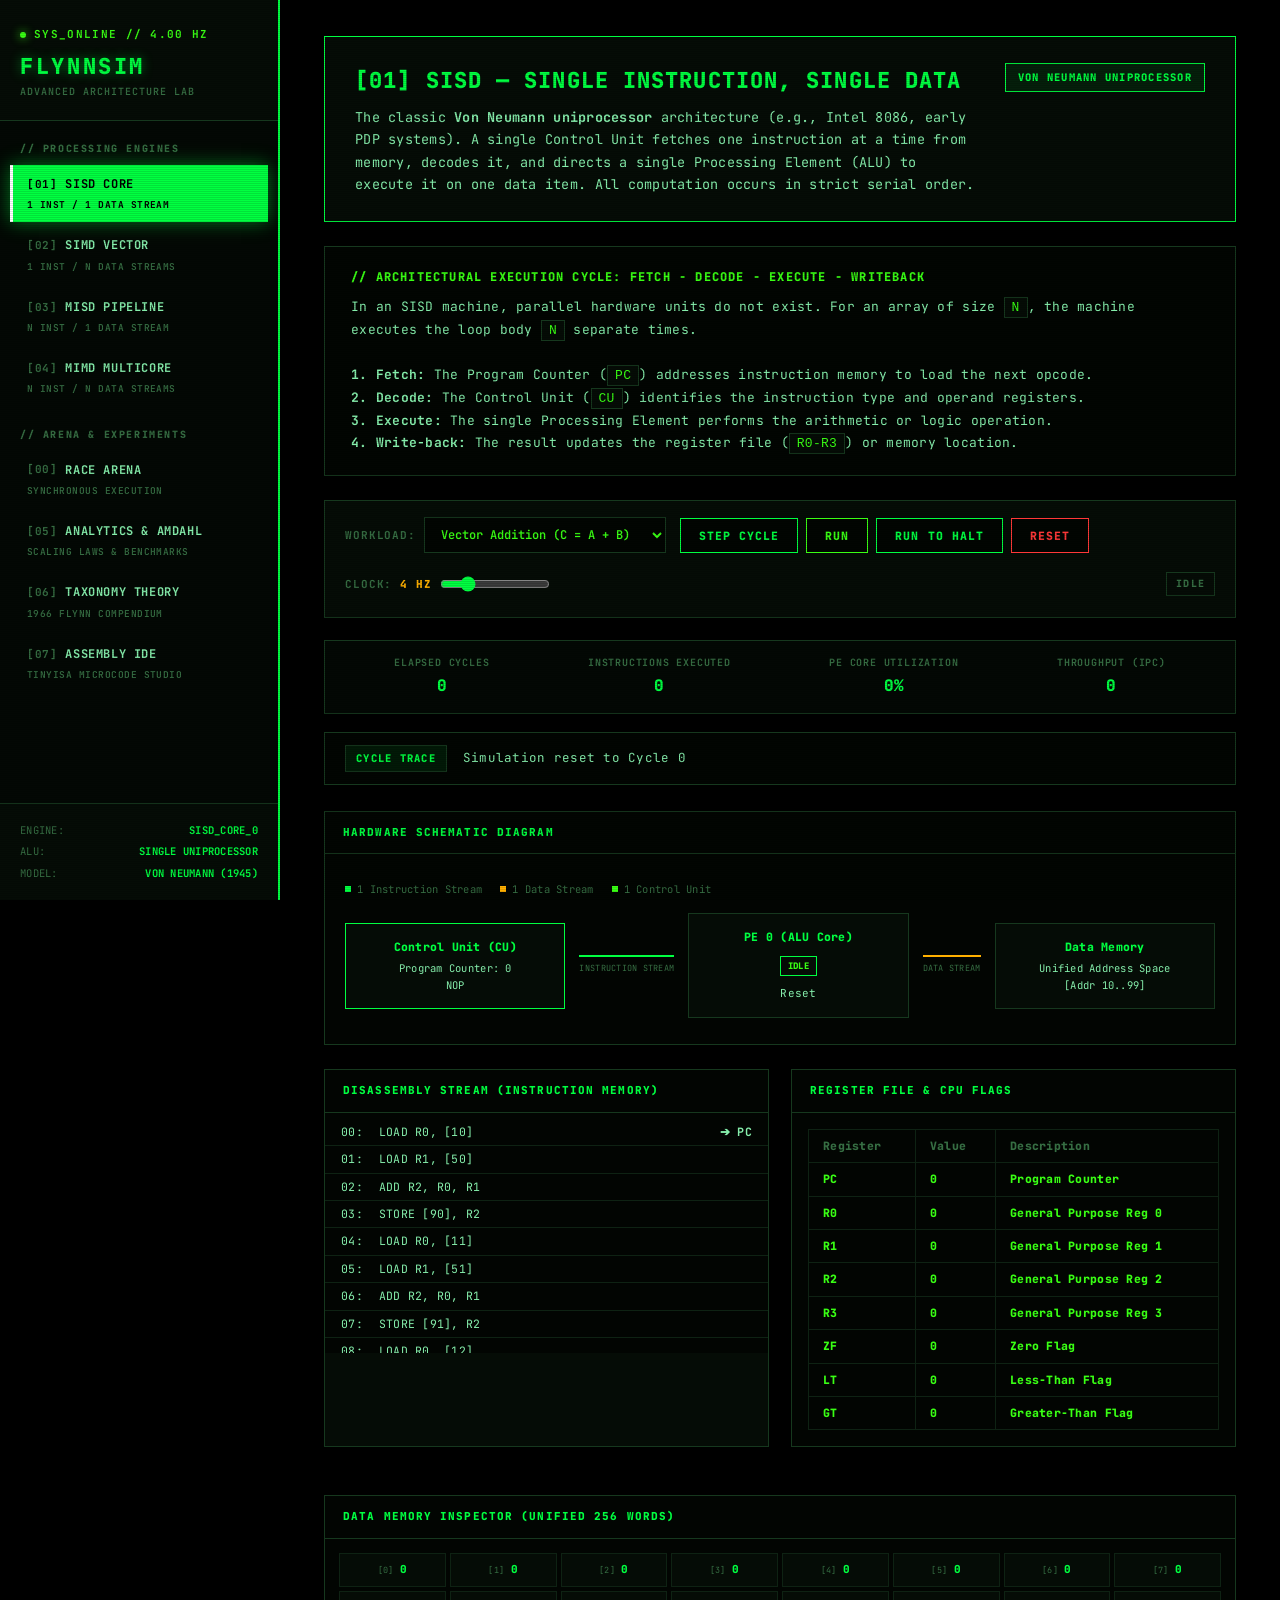
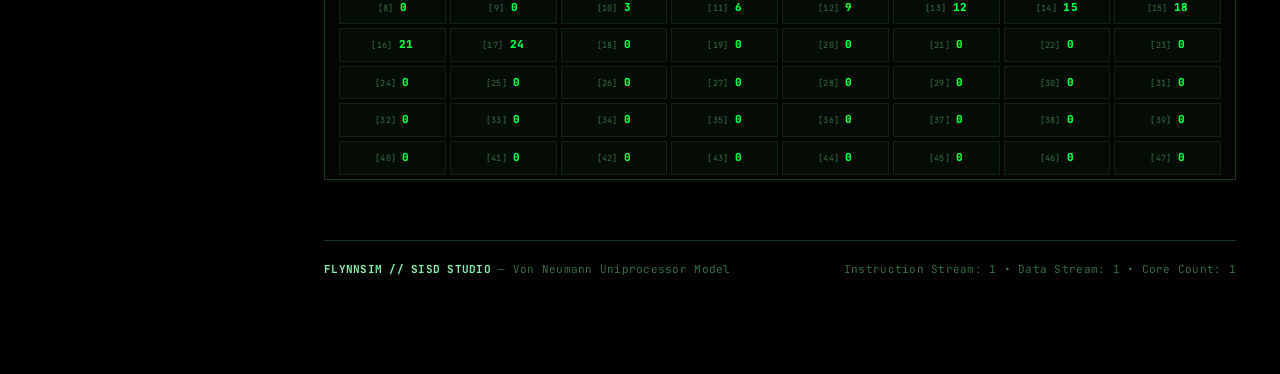
<file: sisd.html>
<!DOCTYPE html>
<html lang="en">
<head>
    <meta charset="UTF-8">
    <meta name="viewport" content="width=device-width, initial-scale=1.0">
    <title>FlynnSim — SISD Uniprocessor Studio</title>
    <meta name="description" content="SISD (Single Instruction, Single Data) deep-dive simulator — the classic Von Neumann uniprocessor model with live cycle tracing.">
    <link rel="preconnect" href="https://fonts.googleapis.com">
    <link rel="preconnect" href="https://fonts.gstatic.com" crossorigin>
    <link href="https://fonts.googleapis.com/css2?family=JetBrains+Mono:wght@400;500;600;700;800&display=swap" rel="stylesheet">
    <link rel="stylesheet" href="css/style.css?v=20261016_v3">
    <style>
        *, *::before, *::after { box-sizing: border-box !important; margin: 0; padding: 0; backdrop-filter: none !important; -webkit-backdrop-filter: none !important; }
        html, body { background: #000000 !important; color: #86efac !important; font-family: 'JetBrains Mono', 'Courier New', Courier, monospace !important; font-size: 13px !important; line-height: 1.6 !important; min-height: 100vh !important; overflow-x: hidden !important; }
        a, a:visited { color: #00ff41 !important; text-decoration: none !important; }
        a:hover { color: #39ff14 !important; }
        .block-icon, .icon, i[class^="icon-"], [class*="emoji"] { display: none !important; }
        #app-wrapper { display: block !important; min-height: 100vh !important; width: 100% !important; background: #000000 !important; }
        #left-sidebar { position: fixed !important; top: 0 !important; left: 0 !important; bottom: 0 !important; width: 280px !important; height: 100vh !important; background: #030804 !important; border-right: 2px solid #00ff41 !important; display: flex !important; flex-direction: column !important; z-index: 9999 !important; overflow-y: auto !important; box-shadow: 4px 0 24px rgba(0,0,0,0.9) !important; }
        .sidebar-header { padding: 24px 20px 20px !important; border-bottom: 1px solid #16381e !important; background: #050c06 !important; }
        .sidebar-status-pill { display: inline-flex !important; align-items: center !important; gap: 8px !important; font-size: 11px !important; font-weight: 700 !important; color: #39ff14 !important; text-transform: uppercase !important; margin-bottom: 10px !important; }
        .sidebar-status-pill::before { content: "" !important; display: inline-block !important; width: 6px !important; height: 6px !important; background: #39ff14 !important; border-radius: 50% !important; box-shadow: 0 0 10px #39ff14 !important; }
        .sidebar-title { font-size: 22px !important; font-weight: 800 !important; color: #00ff41 !important; letter-spacing: 0.12em !important; line-height: 1.15 !important; text-shadow: 0 0 12px rgba(0, 255, 65, 0.45) !important; }
        .sidebar-subtitle { font-size: 10px !important; font-weight: 600 !important; color: #366e43 !important; letter-spacing: 0.1em !important; text-transform: uppercase !important; margin-top: 5px !important; }
        .sidebar-section-title { padding: 20px 20px 8px !important; font-size: 10px !important; font-weight: 800 !important; color: #366e43 !important; letter-spacing: 0.16em !important; text-transform: uppercase !important; }
        .sidebar-nav-list { display: flex !important; flex-direction: column !important; padding: 0 10px !important; gap: 4px !important; }
        .sidebar-link, .nav-tab { display: flex !important; flex-direction: column !important; padding: 10px 14px !important; color: #86efac !important; border-left: 3px solid transparent !important; transition: all 0.2s cubic-bezier(0.16, 1, 0.3, 1) !important; text-decoration: none !important; font-size: 12px !important; }
        .sidebar-link-row { display: flex !important; justify-content: space-between !important; align-items: center !important; width: 100% !important; font-weight: 700 !important; }
        .sidebar-link .link-sub { font-size: 9.5px !important; color: #366e43 !important; margin-top: 3px !important; letter-spacing: 0.05em !important; }
        .sidebar-link:hover, .nav-tab:hover { color: #000000 !important; background: #00ff41 !important; border-left-color: #ffffff !important; transform: translateX(6px) !important; box-shadow: 0 0 16px rgba(0, 255, 65, 0.45) !important; }
        .sidebar-link:hover *, .nav-tab:hover * { color: #000000 !important; }
        .sidebar-link.active, .nav-tab.active { color: #000000 !important; background: #00ff41 !important; border-left-color: #ffffff !important; font-weight: 800 !important; box-shadow: 0 0 18px rgba(0, 255, 65, 0.45) !important; }
        .sidebar-link.active *, .nav-tab.active * { color: #000000 !important; font-weight: 700 !important; }
        .sidebar-footer { margin-top: auto !important; padding: 18px 20px !important; border-top: 1px solid #16381e !important; background: #050c06 !important; font-size: 10.5px !important; color: #366e43 !important; display: flex !important; flex-direction: column !important; gap: 5px !important; }
        .sidebar-footer .telemetry-row { display: flex !important; justify-content: space-between !important; }
        .sidebar-footer .telemetry-row strong { color: #00ff41 !important; }
        #main-content, .main-viewport { margin-left: 280px !important; min-height: 100vh !important; background: #000000 !important; padding: 36px 44px 80px !important; }
        .studio-container { max-width: 1400px !important; margin: 0 auto !important; }
        .control-btn, .btn, button { display: inline-flex !important; align-items: center !important; justify-content: center !important; font-family: 'JetBrains Mono', Courier, monospace !important; font-size: 11.5px !important; font-weight: 800 !important; letter-spacing: 0.09em !important; text-transform: uppercase !important; padding: 9px 18px !important; background: #020502 !important; color: #00ff41 !important; border: 1px solid #00ff41 !important; cursor: pointer !important; transition: all 0.16s ease !important; text-decoration: none !important; border-radius: 0 !important; outline: none !important; }
        .control-btn:hover, .btn:hover, button:hover { background: #00ff41 !important; color: #000000 !important; box-shadow: 0 0 18px rgba(0, 255, 65, 0.5) !important; transform: translateY(-1px) !important; }
        .btn-primary { border-color: #00ff41 !important; color: #00ff41 !important; }
        .btn-success { border-color: #39ff14 !important; color: #39ff14 !important; }
        .btn-accent { border-color: #00ff41 !important; color: #00ff41 !important; }
        .btn-danger { border-color: #ff3838 !important; color: #ff3838 !important; }
        .btn-danger:hover { background: #ff3838 !important; color: #000000 !important; }
        .studio-hero { border: 1px solid #00ff41 !important; background: #050c06 !important; padding: 26px 30px !important; margin-bottom: 24px !important; display: flex !important; justify-content: space-between !important; align-items: flex-start !important; gap: 24px !important; }
        .studio-hero-text h2 { font-size: 22px !important; color: #00ff41 !important; font-weight: 800 !important; margin-bottom: 8px !important; }
        .studio-hero-text p { font-size: 13.5px !important; color: #86efac !important; line-height: 1.65 !important; }
        .studio-hero-badge { border: 1px solid #00ff41 !important; color: #00ff41 !important; background: rgba(0, 255, 65, 0.08) !important; padding: 5px 12px !important; font-weight: 800 !important; height: fit-content !important; text-transform: uppercase !important; font-size: 10.5px !important; white-space: nowrap !important; }
        .info-callout { border: 1px solid #16381e !important; background: #020502 !important; padding: 20px 26px !important; margin-bottom: 24px !important; color: #86efac !important; font-size: 13px !important; line-height: 1.7 !important; }
        .callout-title { font-size: 12px !important; font-weight: 800 !important; color: #39ff14 !important; margin-bottom: 8px !important; text-transform: uppercase !important; }
        #control-bar { display: flex !important; flex-wrap: wrap !important; align-items: center !important; gap: 14px !important; padding: 16px 20px !important; background: #050c06 !important; border: 1px solid #16381e !important; margin-bottom: 22px !important; }
        .control-group { display: flex !important; align-items: center !important; gap: 8px !important; }
        .control-label { font-size: 11px !important; font-weight: 700 !important; color: #366e43 !important; text-transform: uppercase !important; }
        .control-select, .control-input-number, select, input { background: #020502 !important; color: #39ff14 !important; border: 1px solid #16381e !important; padding: 8px 12px !important; font-family: inherit !important; font-size: 12px !important; }
        .card-metrics-bar { display: flex !important; justify-content: space-around !important; padding: 14px 20px !important; background: #030804 !important; border: 1px solid #16381e !important; margin-bottom: 18px !important; }
        .metric-item { display: flex !important; flex-direction: column !important; align-items: center !important; }
        .m-lbl { font-size: 10px !important; font-weight: 700 !important; color: #366e43 !important; text-transform: uppercase !important; }
        .metric-item strong { font-size: 16px !important; color: #00ff41 !important; font-weight: 800 !important; margin-top: 2px !important; }
        .inspector-panel { border: 1px solid #16381e !important; background: #050c06 !important; margin-bottom: 24px !important; }
        .inspector-header { padding: 12px 18px !important; background: #020502 !important; border-bottom: 1px solid #16381e !important; font-size: 11px !important; font-weight: 800 !important; color: #00ff41 !important; letter-spacing: 0.1em !important; text-transform: uppercase !important; }
        .studio-inspectors-grid { display: grid !important; grid-template-columns: 1fr 1fr !important; gap: 22px !important; margin-bottom: 24px !important; }
        #main-footer { margin-top: 60px !important; padding: 20px 0 !important; border-top: 1px solid #16381e !important; display: flex !important; justify-content: space-between !important; font-size: 11px !important; color: #366e43 !important; }
    </style>
</head>
<body>
<div id="app-wrapper">

    <!-- Left Sidebar: Menu with the Processing Architectures -->
    <aside id="left-sidebar">
        <div class="sidebar-header">
            <div class="sidebar-status-pill">SYS_ONLINE // 4.00 HZ</div>
            <div class="sidebar-title">FLYNNSIM</div>
            <div class="sidebar-subtitle">ADVANCED ARCHITECTURE LAB</div>
        </div>

        <div class="sidebar-section-title">// PROCESSING ENGINES</div>
        <nav class="sidebar-nav-list" id="nav-tabs-bar">
            <a href="sisd.html" class="sidebar-link active">
                <div class="sidebar-link-row">
                    <span class="link-code">[01]</span>
                    <span class="link-name">SISD CORE</span>
                </div>
                <span class="link-sub">1 INST / 1 DATA STREAM</span>
            </a>
            <a href="simd.html" class="sidebar-link">
                <div class="sidebar-link-row">
                    <span class="link-code">[02]</span>
                    <span class="link-name">SIMD VECTOR</span>
                </div>
                <span class="link-sub">1 INST / N DATA STREAMS</span>
            </a>
            <a href="misd.html" class="sidebar-link">
                <div class="sidebar-link-row">
                    <span class="link-code">[03]</span>
                    <span class="link-name">MISD PIPELINE</span>
                </div>
                <span class="link-sub">N INST / 1 DATA STREAM</span>
            </a>
            <a href="mimd.html" class="sidebar-link">
                <div class="sidebar-link-row">
                    <span class="link-code">[04]</span>
                    <span class="link-name">MIMD MULTICORE</span>
                </div>
                <span class="link-sub">N INST / N DATA STREAMS</span>
            </a>
        </nav>

        <div class="sidebar-section-title">// ARENA &amp; EXPERIMENTS</div>
        <nav class="sidebar-nav-list">
            <a href="index.html" class="sidebar-link">
                <div class="sidebar-link-row">
                    <span class="link-code">[00]</span>
                    <span class="link-name">RACE ARENA</span>
                </div>
                <span class="link-sub">SYNCHRONOUS EXECUTION</span>
            </a>
            <a href="analytics.html" class="sidebar-link">
                <div class="sidebar-link-row">
                    <span class="link-code">[05]</span>
                    <span class="link-name">ANALYTICS &amp; AMDAHL</span>
                </div>
                <span class="link-sub">SCALING LAWS &amp; BENCHMARKS</span>
            </a>
            <a href="theory.html" class="sidebar-link">
                <div class="sidebar-link-row">
                    <span class="link-code">[06]</span>
                    <span class="link-name">TAXONOMY THEORY</span>
                </div>
                <span class="link-sub">1966 FLYNN COMPENDIUM</span>
            </a>
            <a href="editor.html" class="sidebar-link">
                <div class="sidebar-link-row">
                    <span class="link-code">[07]</span>
                    <span class="link-name">ASSEMBLY IDE</span>
                </div>
                <span class="link-sub">TINYISA MICROCODE STUDIO</span>
            </a>
        </nav>

        <div class="sidebar-footer">
            <div class="telemetry-row"><span>ENGINE:</span> <strong>SISD_CORE_0</strong></div>
            <div class="telemetry-row"><span>ALU:</span> <strong>SINGLE UNIPROCESSOR</strong></div>
            <div class="telemetry-row"><span>MODEL:</span> <strong>VON NEUMANN (1945)</strong></div>
        </div>
    </aside>

    <!-- Main Content Viewport -->
    <main id="main-content">
        <div class="studio-container">

            <!-- Studio Hero Banner -->
            <div class="studio-hero">
                <div class="studio-hero-text">
                    <h2>[01] SISD — SINGLE INSTRUCTION, SINGLE DATA</h2>
                    <p>
                        The classic <strong>Von Neumann uniprocessor</strong> architecture (e.g., Intel 8086, early PDP systems). 
                        A single Control Unit fetches one instruction at a time from memory, decodes it, and directs a single Processing Element (ALU) 
                        to execute it on one data item. All computation occurs in strict serial order.
                    </p>
                </div>
                <span class="studio-hero-badge">VON NEUMANN UNIPROCESSOR</span>
            </div>

            <!-- Architectural Explanation Callout -->
            <div class="info-callout">
                <div class="callout-title">// ARCHITECTURAL EXECUTION CYCLE: FETCH - DECODE - EXECUTE - WRITEBACK</div>
                <p>
                    In an SISD machine, parallel hardware units do not exist. For an array of size <code>N</code>, the machine executes 
                    the loop body <code>N</code> separate times.
                    <br><br>
                    <strong>1. Fetch:</strong> The Program Counter (<code>PC</code>) addresses instruction memory to load the next opcode.<br>
                    <strong>2. Decode:</strong> The Control Unit (<code>CU</code>) identifies the instruction type and operand registers.<br>
                    <strong>3. Execute:</strong> The single Processing Element performs the arithmetic or logic operation.<br>
                    <strong>4. Write-back:</strong> The result updates the register file (<code>R0-R3</code>) or memory location.
                </p>
            </div>

            <!-- Simulation Control Bar -->
            <section id="control-bar">
                <div class="control-group">
                    <label for="select-workload" class="control-label">Workload:</label>
                    <select id="select-workload" class="control-select">
                        <option value="vector_addition">Vector Addition (C = A + B)</option>
                        <option value="matrix_mult">Matrix Multiplication (2x2)</option>
                        <option value="conditional_filter">Conditional Filter (if/else)</option>
                        <option value="stream_pipeline">Signal Processing Stream</option>
                    </select>
                </div>

                <div class="playback-controls">
                    <button id="btn-step" class="control-btn btn-primary"><span>STEP CYCLE</span></button>
                    <button id="btn-run" class="control-btn btn-success"><span>RUN</span></button>
                    <button id="btn-fast" class="control-btn btn-accent"><span>RUN TO HALT</span></button>
                    <button id="btn-reset" class="control-btn btn-danger"><span>RESET</span></button>
                </div>

                <div class="control-group speed-group">
                    <label for="speed-slider" class="control-label">Clock: <span id="speed-value">4 Hz</span></label>
                    <input type="range" id="speed-slider" min="1" max="30" value="4" class="control-slider">
                </div>

                <div class="control-group" style="margin-left:auto;">
                    <span id="status-badge" class="arch-status-badge status-idle">IDLE</span>
                </div>
            </section>

            <!-- Metrics Bar -->
            <div class="card-metrics-bar">
                <div class="metric-item"><span class="m-lbl">Elapsed Cycles</span><strong id="metric-cycles" class="metric-cycles">0</strong></div>
                <div class="metric-item"><span class="m-lbl">Instructions Executed</span><strong id="metric-instrs">0</strong></div>
                <div class="metric-item"><span class="m-lbl">PE Core Utilization</span><strong id="metric-util" class="metric-util">0%</strong></div>
                <div class="metric-item"><span class="m-lbl">Throughput (IPC)</span><strong id="metric-ipc">0.00</strong></div>
            </div>

            <!-- Live Cycle Trace -->
            <section id="cycle-trace-container" style="margin-top:18px;">
                <div class="trace-label">CYCLE TRACE</div>
                <div id="live-trace-text" class="trace-content">Cycle 0: System initialized. Press STEP or RUN to begin execution.</div>
            </section>

            <!-- Live Schematic Box -->
            <div class="inspector-panel" style="margin-top:22px;">
                <div class="inspector-header">HARDWARE SCHEMATIC DIAGRAM</div>
                <div id="sisd-schematic-box" class="diagram-container"></div>
            </div>

            <!-- Studio Inspectors: Disassembly & Registers -->
            <div class="studio-inspectors-grid">
                <!-- Disassembly List -->
                <div class="inspector-panel">
                    <div class="inspector-header">DISASSEMBLY STREAM (INSTRUCTION MEMORY)</div>
                    <div id="disassembly-list" class="disassembly-list"></div>
                </div>

                <!-- Register File & Flags -->
                <div class="inspector-panel">
                    <div class="inspector-header">REGISTER FILE &amp; CPU FLAGS</div>
                    <div style="padding:16px;background:var(--c-bg);">
                        <table class="register-table">
                            <thead>
                                <tr>
                                    <th>Register</th>
                                    <th>Value</th>
                                    <th>Description</th>
                                </tr>
                            </thead>
                            <tbody>
                                <tr><td>PC</td><td id="reg-pc">0</td><td>Program Counter</td></tr>
                                <tr><td>R0</td><td id="reg-r0">0</td><td>General Purpose Reg 0</td></tr>
                                <tr><td>R1</td><td id="reg-r1">0</td><td>General Purpose Reg 1</td></tr>
                                <tr><td>R2</td><td id="reg-r2">0</td><td>General Purpose Reg 2</td></tr>
                                <tr><td>R3</td><td id="reg-r3">0</td><td>General Purpose Reg 3</td></tr>
                                <tr><td>ZF</td><td id="reg-zf">0</td><td>Zero Flag</td></tr>
                                <tr><td>LT</td><td id="reg-lt">0</td><td>Less-Than Flag</td></tr>
                                <tr><td>GT</td><td id="reg-gt">0</td><td>Greater-Than Flag</td></tr>
                            </tbody>
                        </table>
                    </div>
                </div>
            </div>

            <!-- Memory Grid Inspector -->
            <div class="inspector-panel" style="margin-top:22px;">
                <div class="inspector-header">DATA MEMORY INSPECTOR (UNIFIED 256 WORDS)</div>
                <div id="memory-grid" class="memory-grid"></div>
            </div>

            <!-- Main Footer -->
            <footer id="main-footer">
                <div><strong>FLYNNSIM // SISD STUDIO</strong> &mdash; Von Neumann Uniprocessor Model</div>
                <div>Instruction Stream: 1 &bull; Data Stream: 1 &bull; Core Count: 1</div>
            </footer>
        </div>
    </main>
</div>

<!-- Scripts -->
<script src="js/isa.js"></script>
<script src="js/pe.js"></script>
<script src="js/memory.js"></script>
<script src="js/architectures/base_arch.js"></script>
<script src="js/architectures/sisd.js"></script>
<script src="js/workloads.js"></script>
<script src="js/page_sisd.js"></script>
</body>
</html>
</file>
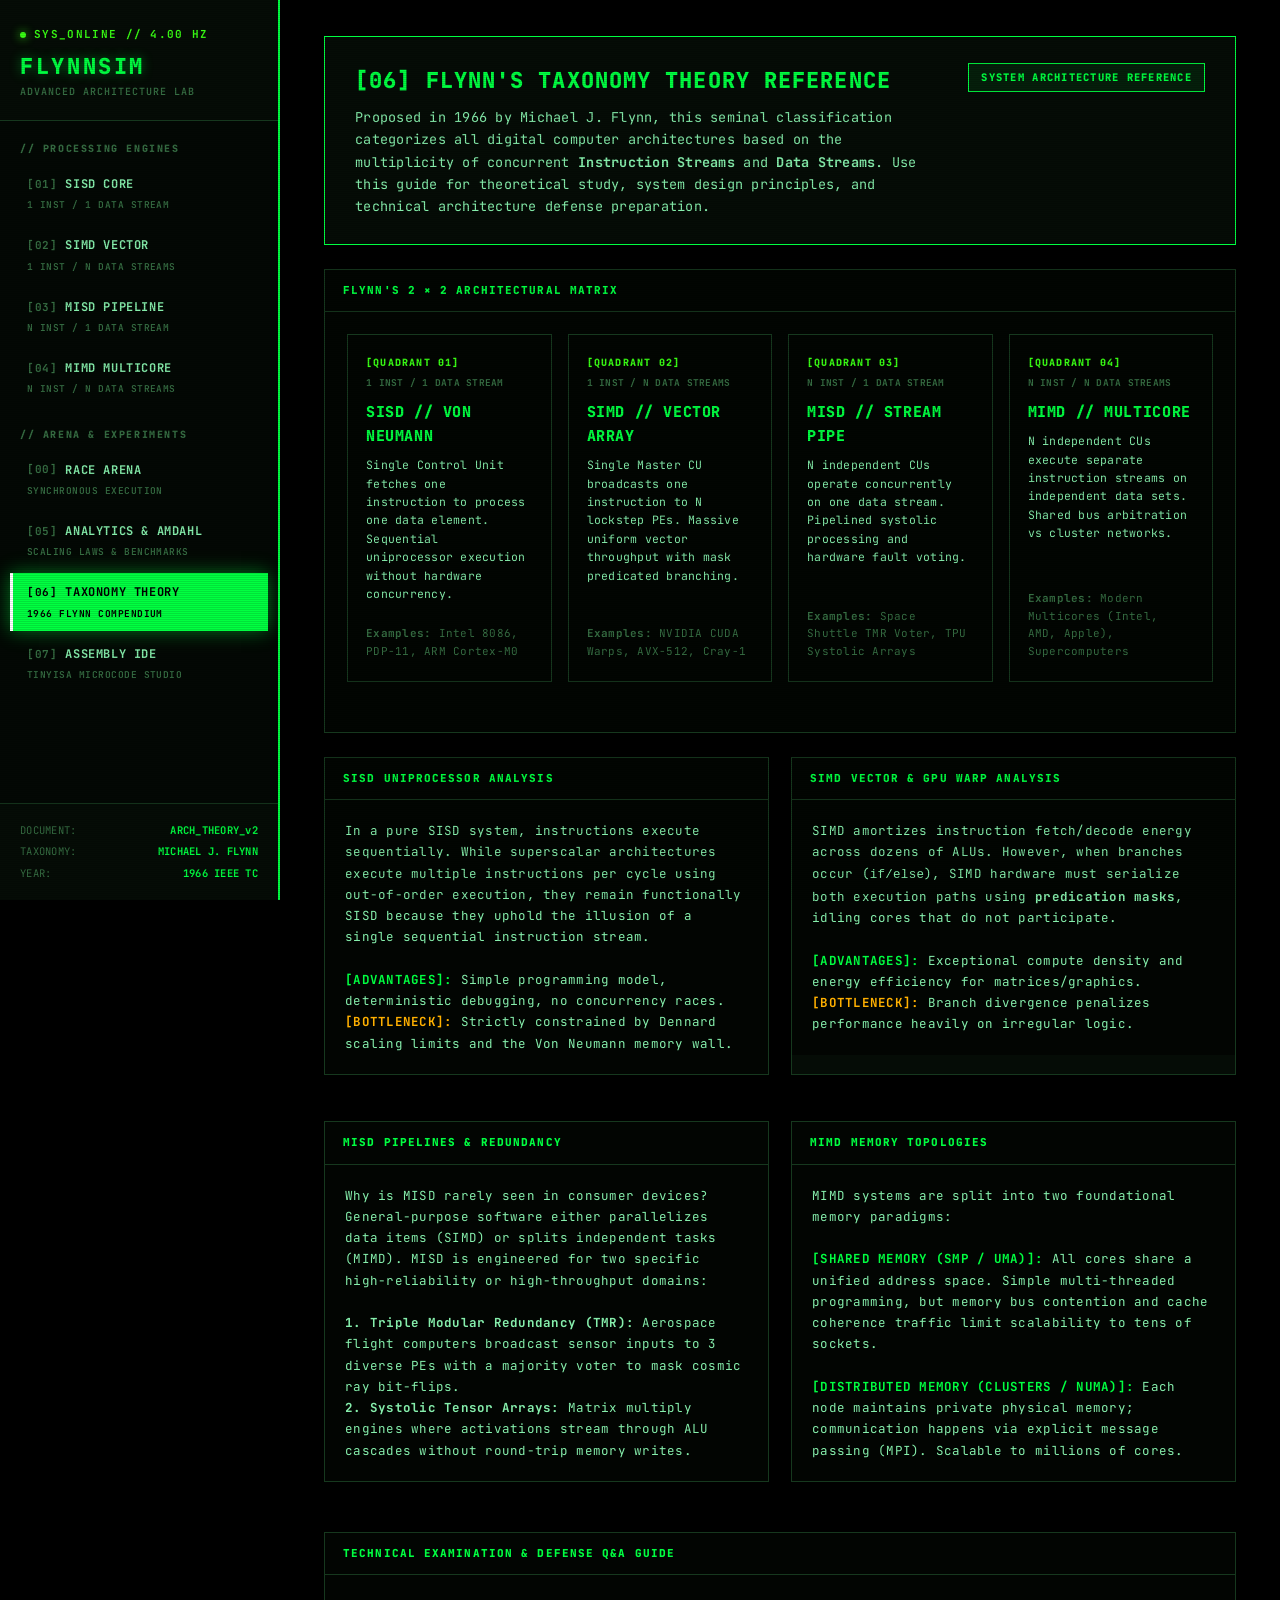
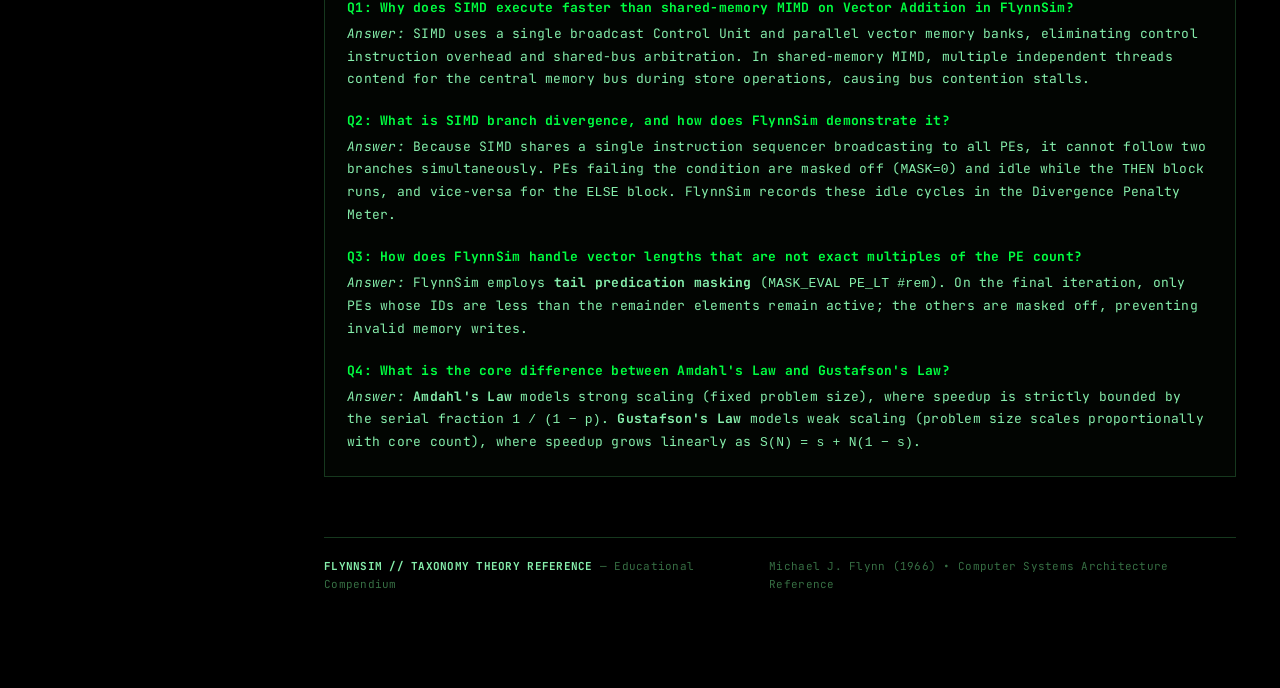
<file: theory.html>
<!DOCTYPE html>
<html lang="en">
<head>
    <meta charset="UTF-8">
    <meta name="viewport" content="width=device-width, initial-scale=1.0">
    <title>FlynnSim — Flynn's Taxonomy Theory Reference</title>
    <meta name="description" content="Comprehensive Computer Systems Architecture reference on Flynn's Taxonomy (1966). SISD, SIMD, MISD, and MIMD mechanisms, technical defense Q&amp;A, and scaling laws.">
    <link rel="preconnect" href="https://fonts.googleapis.com">
    <link rel="preconnect" href="https://fonts.gstatic.com" crossorigin>
    <link href="https://fonts.googleapis.com/css2?family=JetBrains+Mono:wght@400;500;600;700;800&display=swap" rel="stylesheet">
    <link rel="stylesheet" href="css/style.css?v=20261016_v3">
    <style>
        *, *::before, *::after { box-sizing: border-box !important; margin: 0; padding: 0; backdrop-filter: none !important; -webkit-backdrop-filter: none !important; }
        html, body { background: #000000 !important; color: #86efac !important; font-family: 'JetBrains Mono', 'Courier New', Courier, monospace !important; font-size: 13px !important; line-height: 1.6 !important; min-height: 100vh !important; overflow-x: hidden !important; }
        a, a:visited { color: #00ff41 !important; text-decoration: none !important; }
        a:hover { color: #39ff14 !important; }
        .block-icon, .icon, i[class^="icon-"], [class*="emoji"] { display: none !important; }
        #app-wrapper { display: block !important; min-height: 100vh !important; width: 100% !important; background: #000000 !important; }
        #left-sidebar { position: fixed !important; top: 0 !important; left: 0 !important; bottom: 0 !important; width: 280px !important; height: 100vh !important; background: #030804 !important; border-right: 2px solid #00ff41 !important; display: flex !important; flex-direction: column !important; z-index: 9999 !important; overflow-y: auto !important; box-shadow: 4px 0 24px rgba(0,0,0,0.9) !important; }
        .sidebar-header { padding: 24px 20px 20px !important; border-bottom: 1px solid #16381e !important; background: #050c06 !important; }
        .sidebar-status-pill { display: inline-flex !important; align-items: center !important; gap: 8px !important; font-size: 11px !important; font-weight: 700 !important; color: #39ff14 !important; text-transform: uppercase !important; margin-bottom: 10px !important; }
        .sidebar-status-pill::before { content: "" !important; display: inline-block !important; width: 6px !important; height: 6px !important; background: #39ff14 !important; border-radius: 50% !important; box-shadow: 0 0 10px #39ff14 !important; }
        .sidebar-title { font-size: 22px !important; font-weight: 800 !important; color: #00ff41 !important; letter-spacing: 0.12em !important; line-height: 1.15 !important; text-shadow: 0 0 12px rgba(0, 255, 65, 0.45) !important; }
        .sidebar-subtitle { font-size: 10px !important; font-weight: 600 !important; color: #366e43 !important; letter-spacing: 0.1em !important; text-transform: uppercase !important; margin-top: 5px !important; }
        .sidebar-section-title { padding: 20px 20px 8px !important; font-size: 10px !important; font-weight: 800 !important; color: #366e43 !important; letter-spacing: 0.16em !important; text-transform: uppercase !important; }
        .sidebar-nav-list { display: flex !important; flex-direction: column !important; padding: 0 10px !important; gap: 4px !important; }
        .sidebar-link, .nav-tab { display: flex !important; flex-direction: column !important; padding: 10px 14px !important; color: #86efac !important; border-left: 3px solid transparent !important; transition: all 0.2s cubic-bezier(0.16, 1, 0.3, 1) !important; text-decoration: none !important; font-size: 12px !important; }
        .sidebar-link-row { display: flex !important; justify-content: space-between !important; align-items: center !important; width: 100% !important; font-weight: 700 !important; }
        .sidebar-link .link-sub { font-size: 9.5px !important; color: #366e43 !important; margin-top: 3px !important; letter-spacing: 0.05em !important; }
        .sidebar-link:hover, .nav-tab:hover { color: #000000 !important; background: #00ff41 !important; border-left-color: #ffffff !important; transform: translateX(6px) !important; box-shadow: 0 0 16px rgba(0, 255, 65, 0.45) !important; }
        .sidebar-link:hover *, .nav-tab:hover * { color: #000000 !important; }
        .sidebar-link.active, .nav-tab.active { color: #000000 !important; background: #00ff41 !important; border-left-color: #ffffff !important; font-weight: 800 !important; box-shadow: 0 0 18px rgba(0, 255, 65, 0.45) !important; }
        .sidebar-link.active *, .nav-tab.active * { color: #000000 !important; font-weight: 700 !important; }
        .sidebar-footer { margin-top: auto !important; padding: 18px 20px !important; border-top: 1px solid #16381e !important; background: #050c06 !important; font-size: 10.5px !important; color: #366e43 !important; display: flex !important; flex-direction: column !important; gap: 5px !important; }
        .sidebar-footer .telemetry-row { display: flex !important; justify-content: space-between !important; }
        .sidebar-footer .telemetry-row strong { color: #00ff41 !important; }
        #main-content, .main-viewport { margin-left: 280px !important; min-height: 100vh !important; background: #000000 !important; padding: 36px 44px 80px !important; }
        .studio-container { max-width: 1400px !important; margin: 0 auto !important; }
        .hero-container { border: 2px solid #00ff41 !important; background: #040905 !important; margin-bottom: 36px !important; box-shadow: 0 0 30px rgba(0, 255, 65, 0.15) !important; transition: all 0.25s ease !important; }
        .hero-container:hover { box-shadow: 0 0 45px rgba(0, 255, 65, 0.25) !important; }
        .hero-quadrants-grid { display: grid !important; grid-template-columns: repeat(4, 1fr) !important; gap: 16px !important; margin-bottom: 28px !important; }
        .hero-quadrant-card { display: flex !important; flex-direction: column !important; padding: 20px 18px !important; background: #020502 !important; border: 1px solid #16381e !important; text-decoration: none !important; color: #86efac !important; transition: all 0.24s cubic-bezier(0.16, 1, 0.3, 1) !important; }
        .hero-quadrant-card:hover { border-color: #00ff41 !important; background: #051207 !important; transform: translateY(-4px) !important; box-shadow: 0 0 20px rgba(0, 255, 65, 0.3) !important; }
        .hero-quadrant-card .quadrant-tag { font-size: 10px !important; font-weight: 800 !important; color: #39ff14 !important; margin-bottom: 4px !important; }
        .hero-quadrant-card .quadrant-axis { font-size: 9.5px !important; font-weight: 700 !important; color: #366e43 !important; text-transform: uppercase !important; margin-bottom: 10px !important; }
        .hero-quadrant-card h3 { font-size: 15px !important; font-weight: 800 !important; color: #00ff41 !important; margin-bottom: 8px !important; }
        .hero-quadrant-card p { font-size: 11.5px !important; line-height: 1.6 !important; color: #86efac !important; margin-bottom: 16px !important; flex: 1 !important; }
        .control-btn, .btn, button { display: inline-flex !important; align-items: center !important; justify-content: center !important; font-family: 'JetBrains Mono', Courier, monospace !important; font-size: 11.5px !important; font-weight: 800 !important; letter-spacing: 0.09em !important; text-transform: uppercase !important; padding: 9px 18px !important; background: #020502 !important; color: #00ff41 !important; border: 1px solid #00ff41 !important; cursor: pointer !important; transition: all 0.16s ease !important; text-decoration: none !important; border-radius: 0 !important; outline: none !important; }
        .control-btn:hover, .btn:hover, button:hover { background: #00ff41 !important; color: #000000 !important; box-shadow: 0 0 18px rgba(0, 255, 65, 0.5) !important; transform: translateY(-1px) !important; }
        .studio-hero { border: 1px solid #00ff41 !important; background: #050c06 !important; padding: 26px 30px !important; margin-bottom: 24px !important; display: flex !important; justify-content: space-between !important; align-items: flex-start !important; gap: 24px !important; }
        .studio-hero-text h2 { font-size: 22px !important; color: #00ff41 !important; font-weight: 800 !important; margin-bottom: 8px !important; }
        .studio-hero-text p { font-size: 13.5px !important; color: #86efac !important; line-height: 1.65 !important; }
        .studio-hero-badge { border: 1px solid #00ff41 !important; color: #00ff41 !important; background: rgba(0, 255, 65, 0.08) !important; padding: 5px 12px !important; font-weight: 800 !important; height: fit-content !important; text-transform: uppercase !important; font-size: 10.5px !important; white-space: nowrap !important; }
        .inspector-panel { border: 1px solid #16381e !important; background: #050c06 !important; margin-bottom: 24px !important; }
        .inspector-header { padding: 12px 18px !important; background: #020502 !important; border-bottom: 1px solid #16381e !important; font-size: 11px !important; font-weight: 800 !important; color: #00ff41 !important; letter-spacing: 0.1em !important; text-transform: uppercase !important; }
        .studio-inspectors-grid { display: grid !important; grid-template-columns: 1fr 1fr !important; gap: 22px !important; margin-bottom: 24px !important; }
        #main-footer { margin-top: 60px !important; padding: 20px 0 !important; border-top: 1px solid #16381e !important; display: flex !important; justify-content: space-between !important; font-size: 11px !important; color: #366e43 !important; }
    </style>
</head>
<body>
<div id="app-wrapper">

    <!-- Left Sidebar: Menu with the Processing Architectures -->
    <aside id="left-sidebar">
        <div class="sidebar-header">
            <div class="sidebar-status-pill">SYS_ONLINE // 4.00 HZ</div>
            <div class="sidebar-title">FLYNNSIM</div>
            <div class="sidebar-subtitle">ADVANCED ARCHITECTURE LAB</div>
        </div>

        <div class="sidebar-section-title">// PROCESSING ENGINES</div>
        <nav class="sidebar-nav-list" id="nav-tabs-bar">
            <a href="sisd.html" class="sidebar-link">
                <div class="sidebar-link-row">
                    <span class="link-code">[01]</span>
                    <span class="link-name">SISD CORE</span>
                </div>
                <span class="link-sub">1 INST / 1 DATA STREAM</span>
            </a>
            <a href="simd.html" class="sidebar-link">
                <div class="sidebar-link-row">
                    <span class="link-code">[02]</span>
                    <span class="link-name">SIMD VECTOR</span>
                </div>
                <span class="link-sub">1 INST / N DATA STREAMS</span>
            </a>
            <a href="misd.html" class="sidebar-link">
                <div class="sidebar-link-row">
                    <span class="link-code">[03]</span>
                    <span class="link-name">MISD PIPELINE</span>
                </div>
                <span class="link-sub">N INST / 1 DATA STREAM</span>
            </a>
            <a href="mimd.html" class="sidebar-link">
                <div class="sidebar-link-row">
                    <span class="link-code">[04]</span>
                    <span class="link-name">MIMD MULTICORE</span>
                </div>
                <span class="link-sub">N INST / N DATA STREAMS</span>
            </a>
        </nav>

        <div class="sidebar-section-title">// ARENA &amp; EXPERIMENTS</div>
        <nav class="sidebar-nav-list">
            <a href="index.html" class="sidebar-link">
                <div class="sidebar-link-row">
                    <span class="link-code">[00]</span>
                    <span class="link-name">RACE ARENA</span>
                </div>
                <span class="link-sub">SYNCHRONOUS EXECUTION</span>
            </a>
            <a href="analytics.html" class="sidebar-link">
                <div class="sidebar-link-row">
                    <span class="link-code">[05]</span>
                    <span class="link-name">ANALYTICS &amp; AMDAHL</span>
                </div>
                <span class="link-sub">SCALING LAWS &amp; BENCHMARKS</span>
            </a>
            <a href="theory.html" class="sidebar-link active">
                <div class="sidebar-link-row">
                    <span class="link-code">[06]</span>
                    <span class="link-name">TAXONOMY THEORY</span>
                </div>
                <span class="link-sub">1966 FLYNN COMPENDIUM</span>
            </a>
            <a href="editor.html" class="sidebar-link">
                <div class="sidebar-link-row">
                    <span class="link-code">[07]</span>
                    <span class="link-name">ASSEMBLY IDE</span>
                </div>
                <span class="link-sub">TINYISA MICROCODE STUDIO</span>
            </a>
        </nav>

        <div class="sidebar-footer">
            <div class="telemetry-row"><span>DOCUMENT:</span> <strong>ARCH_THEORY_v2</strong></div>
            <div class="telemetry-row"><span>TAXONOMY:</span> <strong>MICHAEL J. FLYNN</strong></div>
            <div class="telemetry-row"><span>YEAR:</span> <strong>1966 IEEE TC</strong></div>
        </div>
    </aside>

    <!-- Main Content Area -->
    <main id="main-content">
        <div class="studio-container">

            <!-- Studio Hero Banner -->
            <div class="studio-hero">
                <div class="studio-hero-text">
                    <h2>[06] FLYNN'S TAXONOMY THEORY REFERENCE</h2>
                    <p>
                        Proposed in 1966 by Michael J. Flynn, this seminal classification categorizes all digital computer architectures 
                        based on the multiplicity of concurrent <strong>Instruction Streams</strong> and <strong>Data Streams</strong>. 
                        Use this guide for theoretical study, system design principles, and technical architecture defense preparation.
                    </p>
                </div>
                <span class="studio-hero-badge">SYSTEM ARCHITECTURE REFERENCE</span>
            </div>

            <!-- Flynn's 2x2 Matrix Section -->
            <div class="inspector-panel" style="margin-bottom:24px;">
                <div class="inspector-header">FLYNN'S 2 &times; 2 ARCHITECTURAL MATRIX</div>
                <div style="padding:22px;background:var(--c-bg);">
                    <div class="hero-quadrants-grid">
                        <div class="hero-quadrant-card">
                            <span class="quadrant-tag">[QUADRANT 01]</span>
                            <div class="quadrant-axis">1 INST / 1 DATA STREAM</div>
                            <h3>SISD // VON NEUMANN</h3>
                            <p>Single Control Unit fetches one instruction to process one data element. Sequential uniprocessor execution without hardware concurrency.</p>
                            <div style="font-size:11px;color:var(--c-text-muted);margin-top:6px;"><strong>Examples:</strong> Intel 8086, PDP-11, ARM Cortex-M0</div>
                        </div>

                        <div class="hero-quadrant-card">
                            <span class="quadrant-tag">[QUADRANT 02]</span>
                            <div class="quadrant-axis">1 INST / N DATA STREAMS</div>
                            <h3>SIMD // VECTOR ARRAY</h3>
                            <p>Single Master CU broadcasts one instruction to N lockstep PEs. Massive uniform vector throughput with mask predicated branching.</p>
                            <div style="font-size:11px;color:var(--c-text-muted);margin-top:6px;"><strong>Examples:</strong> NVIDIA CUDA Warps, AVX-512, Cray-1</div>
                        </div>

                        <div class="hero-quadrant-card">
                            <span class="quadrant-tag">[QUADRANT 03]</span>
                            <div class="quadrant-axis">N INST / 1 DATA STREAM</div>
                            <h3>MISD // STREAM PIPE</h3>
                            <p>N independent CUs operate concurrently on one data stream. Pipelined systolic processing and hardware fault voting.</p>
                            <div style="font-size:11px;color:var(--c-text-muted);margin-top:6px;"><strong>Examples:</strong> Space Shuttle TMR Voter, TPU Systolic Arrays</div>
                        </div>

                        <div class="hero-quadrant-card">
                            <span class="quadrant-tag">[QUADRANT 04]</span>
                            <div class="quadrant-axis">N INST / N DATA STREAMS</div>
                            <h3>MIMD // MULTICORE</h3>
                            <p>N independent CUs execute separate instruction streams on independent data sets. Shared bus arbitration vs cluster networks.</p>
                            <div style="font-size:11px;color:var(--c-text-muted);margin-top:6px;"><strong>Examples:</strong> Modern Multicores (Intel, AMD, Apple), Supercomputers</div>
                        </div>
                    </div>
                </div>
            </div>

            <!-- Architectural Deep Dives Grid -->
            <div class="studio-inspectors-grid">
                <!-- SISD Deep Dive -->
                <div class="inspector-panel">
                    <div class="inspector-header">SISD UNIPROCESSOR ANALYSIS</div>
                    <div style="padding:20px;background:var(--c-bg);font-size:12.5px;line-height:1.7;color:var(--c-text-body);">
                        <p>In a pure SISD system, instructions execute sequentially. While superscalar architectures execute multiple instructions per cycle using out-of-order execution, they remain functionally SISD because they uphold the illusion of a single sequential instruction stream.</p>
                        <br>
                        <strong style="color:var(--c-phosphor);">[ADVANTAGES]:</strong> Simple programming model, deterministic debugging, no concurrency races.<br>
                        <strong style="color:var(--c-amber);">[BOTTLENECK]:</strong> Strictly constrained by Dennard scaling limits and the Von Neumann memory wall.
                    </div>
                </div>

                <!-- SIMD Deep Dive -->
                <div class="inspector-panel">
                    <div class="inspector-header">SIMD VECTOR &amp; GPU WARP ANALYSIS</div>
                    <div style="padding:20px;background:var(--c-bg);font-size:12.5px;line-height:1.7;color:var(--c-text-body);">
                        <p>SIMD amortizes instruction fetch/decode energy across dozens of ALUs. However, when branches occur (<code>if/else</code>), SIMD hardware must serialize both execution paths using <strong>predication masks</strong>, idling cores that do not participate.</p>
                        <br>
                        <strong style="color:var(--c-phosphor);">[ADVANTAGES]:</strong> Exceptional compute density and energy efficiency for matrices/graphics.<br>
                        <strong style="color:var(--c-amber);">[BOTTLENECK]:</strong> Branch divergence penalizes performance heavily on irregular logic.
                    </div>
                </div>

                <!-- MISD Deep Dive -->
                <div class="inspector-panel">
                    <div class="inspector-header">MISD PIPELINES &amp; REDUNDANCY</div>
                    <div style="padding:20px;background:var(--c-bg);font-size:12.5px;line-height:1.7;color:var(--c-text-body);">
                        <p>Why is MISD rarely seen in consumer devices? General-purpose software either parallelizes data items (SIMD) or splits independent tasks (MIMD). MISD is engineered for two specific high-reliability or high-throughput domains:</p>
                        <br>
                        <strong>1. Triple Modular Redundancy (TMR):</strong> Aerospace flight computers broadcast sensor inputs to 3 diverse PEs with a majority voter to mask cosmic ray bit-flips.<br>
                        <strong>2. Systolic Tensor Arrays:</strong> Matrix multiply engines where activations stream through ALU cascades without round-trip memory writes.
                    </div>
                </div>

                <!-- MIMD Deep Dive -->
                <div class="inspector-panel">
                    <div class="inspector-header">MIMD MEMORY TOPOLOGIES</div>
                    <div style="padding:20px;background:var(--c-bg);font-size:12.5px;line-height:1.7;color:var(--c-text-body);">
                        <p>MIMD systems are split into two foundational memory paradigms:</p>
                        <br>
                        <strong style="color:var(--c-phosphor);">[SHARED MEMORY (SMP / UMA)]:</strong> All cores share a unified address space. Simple multi-threaded programming, but memory bus contention and cache coherence traffic limit scalability to tens of sockets.<br><br>
                        <strong style="color:var(--c-phosphor);">[DISTRIBUTED MEMORY (CLUSTERS / NUMA)]:</strong> Each node maintains private physical memory; communication happens via explicit message passing (MPI). Scalable to millions of cores.
                    </div>
                </div>
            </div>

            <!-- Technical Examination Defense Q&A -->
            <div class="inspector-panel" style="margin-top:26px;">
                <div class="inspector-header">TECHNICAL EXAMINATION &amp; DEFENSE Q&amp;A GUIDE</div>
                <div style="padding:22px;background:var(--c-bg);display:flex;flex-direction:column;gap:20px;font-size:13px;line-height:1.7;">
                    <div>
                        <strong style="color:var(--c-phosphor);">Q1: Why does SIMD execute faster than shared-memory MIMD on Vector Addition in FlynnSim?</strong>
                        <p style="color:var(--c-text-body);margin-top:4px;">
                            <em>Answer:</em> SIMD uses a single broadcast Control Unit and parallel vector memory banks, eliminating control instruction overhead and shared-bus arbitration. In shared-memory MIMD, multiple independent threads contend for the central memory bus during store operations, causing bus contention stalls.
                        </p>
                    </div>

                    <div>
                        <strong style="color:var(--c-phosphor);">Q2: What is SIMD branch divergence, and how does FlynnSim demonstrate it?</strong>
                        <p style="color:var(--c-text-body);margin-top:4px;">
                            <em>Answer:</em> Because SIMD shares a single instruction sequencer broadcasting to all PEs, it cannot follow two branches simultaneously. PEs failing the condition are masked off (<code>MASK=0</code>) and idle while the <code>THEN</code> block runs, and vice-versa for the <code>ELSE</code> block. FlynnSim records these idle cycles in the Divergence Penalty Meter.
                        </p>
                    </div>

                    <div>
                        <strong style="color:var(--c-phosphor);">Q3: How does FlynnSim handle vector lengths that are not exact multiples of the PE count?</strong>
                        <p style="color:var(--c-text-body);margin-top:4px;">
                            <em>Answer:</em> FlynnSim employs <strong>tail predication masking</strong> (<code>MASK_EVAL PE_LT #rem</code>). On the final iteration, only PEs whose IDs are less than the remainder elements remain active; the others are masked off, preventing invalid memory writes.
                        </p>
                    </div>

                    <div>
                        <strong style="color:var(--c-phosphor);">Q4: What is the core difference between Amdahl's Law and Gustafson's Law?</strong>
                        <p style="color:var(--c-text-body);margin-top:4px;">
                            <em>Answer:</em> <strong>Amdahl's Law</strong> models strong scaling (fixed problem size), where speedup is strictly bounded by the serial fraction <code>1 / (1 − p)</code>. <strong>Gustafson's Law</strong> models weak scaling (problem size scales proportionally with core count), where speedup grows linearly as <code>S(N) = s + N(1 − s)</code>.
                        </p>
                    </div>
                </div>
            </div>

            <!-- Main Footer -->
            <footer id="main-footer">
                <div><strong>FLYNNSIM // TAXONOMY THEORY REFERENCE</strong> &mdash; Educational Compendium</div>
                <div>Michael J. Flynn (1966) &bull; Computer Systems Architecture Reference</div>
            </footer>
        </div>
    </main>
</div>
</body>
</html>
</file>
<file: css/style.css>
/* =====================================================================
   FLYNNSIM // COMPUTER ARCHITECTURE TERMINAL
   Aesthetic: Authentic High-Precision Mainframe Terminal (Black & Green)
   NO Icons · NO Glassmorphism · NO AI Slop · Pure Monospace Technical Layout
   ===================================================================== */

@import url('https://fonts.googleapis.com/css2?family=JetBrains+Mono:wght@400;500;600;700;800&display=swap');

:root {
  /* Absolute Deep Black & Terminal Surfaces */
  --c-black:            #000000;
  --c-bg:               #020502;
  --c-surface:          #050c06;
  --c-surface-raised:   #09160a;
  --c-surface-hover:    #0e2210;

  /* Solid Wireframe Borders */
  --c-border-dim:       #0e2213;
  --c-border:           #16381e;
  --c-border-bright:    #00ff41;
  --c-border-glow:      rgba(0, 255, 65, 0.45);

  /* Curated Phosphor Greens */
  --c-phosphor:         #00ff41;   /* Primary CRT Phosphor */
  --c-phosphor-bright:  #39ff14;   /* High-intensity text & active indicators */
  --c-text-primary:     #00ff41;   /* Titles, keys, data values */
  --c-text-body:        #86efac;   /* Highly readable crisp mint-green for body */
  --c-text-dim:         #4ade80;   /* Secondary readouts */
  --c-text-muted:       #366e43;   /* Labels, tags, timestamps */
  --c-tint-green:       rgba(0, 255, 65, 0.08);

  /* Terminal Accents (Monochrome CRT indicators) */
  --c-amber:            #ffb000;   /* Stalls, warnings, clock */
  --c-amber-dim:        rgba(255, 176, 0, 0.12);
  --c-red:              #ff3838;   /* Reset, errors, halts */
  --c-red-dim:          rgba(255, 56, 56, 0.12);

  /* Legacy aliases for simulation script compatibility */
  --cyan-primary:       var(--c-phosphor);
  --cyan-soft:          var(--c-phosphor-bright);
  --cyan-dim:           var(--c-tint-green);
  --green-primary:      var(--c-phosphor);
  --green-bright:       var(--c-phosphor-bright);
  --green-dim:          var(--c-tint-green);
  --amber-primary:      var(--c-amber);
  --rose-primary:       var(--c-red);
  --violet-primary:     var(--c-phosphor-bright);
  --border-color:       var(--c-border);
  --text-main:          var(--c-phosphor);
  --text-muted:         var(--c-text-body);
  --text-dim:           var(--c-text-muted);

  /* Typography */
  --font-mono:          'JetBrains Mono', 'Courier New', Courier, monospace;

  /* Smooth Transitions */
  --t-fast:             0.14s cubic-bezier(0.2, 0, 0, 1);
  --t-smooth:           0.24s cubic-bezier(0.16, 1, 0.3, 1);
}

/* =====================================================================
   RESET & SYSTEM BASE
   ===================================================================== */
*, *::before, *::after {
  box-sizing: border-box;
  margin: 0;
  padding: 0;
}

html {
  scroll-behavior: smooth;
  background-color: #000000 !important;
}

body {
  background-color: #000000 !important;
  color: #86efac !important;
  font-family: 'JetBrains Mono', 'Courier New', Courier, monospace !important;
  font-size: 13px;
  line-height: 1.6;
  letter-spacing: 0.02em;
  -webkit-font-smoothing: antialiased;
  min-height: 100vh;
  overflow-x: hidden;
}

/* Strictly prevent any default blue/purple unstyled links anywhere */
a {
  color: #00ff41;
  text-decoration: none;
}
a:visited {
  color: #00ff41;
}

/* Subtle hardware scanline texture */
body::before {
  content: "";
  position: fixed;
  inset: 0;
  pointer-events: none;
  background: repeating-linear-gradient(
    0deg,
    rgba(0, 0, 0, 0.22) 0px,
    rgba(0, 0, 0, 0.22) 1px,
    transparent 1px,
    transparent 2px
  );
  z-index: 99999;
  opacity: 0.5;
}

/* Selection */
::selection {
  background: #00ff41;
  color: #000000;
}

/* Strictly hide any icon containers */
.block-icon, .icon, i[class^="icon-"] {
  display: none !important;
}

/* Monospace Scrollbars */
::-webkit-scrollbar {
  width: 5px;
  height: 5px;
}
::-webkit-scrollbar-track {
  background: #000000;
  border-left: 1px solid #16381e;
}
::-webkit-scrollbar-thumb {
  background: #16381e;
}
::-webkit-scrollbar-thumb:hover {
  background: #00ff41;
}

/* =====================================================================
   LAYOUT: FIXED LEFT SIDEBAR + MAIN CONTENT
   ===================================================================== */
#app-wrapper, .app-layout {
  display: block;
  min-height: 100vh;
  width: 100%;
  background: #000000;
  position: relative;
}

/* Fixed Left Sidebar */
#left-sidebar, .left-sidebar {
  position: fixed !important;
  top: 0 !important;
  left: 0 !important;
  bottom: 0 !important;
  width: 280px !important;
  height: 100vh !important;
  background: #030804 !important;
  border-right: 2px solid #00ff41 !important;
  display: flex !important;
  flex-direction: column !important;
  z-index: 1000 !important;
  overflow-y: auto !important;
  overflow-x: hidden !important;
  box-shadow: 4px 0 24px rgba(0,0,0,0.9) !important;
}

/* Sidebar Header Brand */
.sidebar-header {
  padding: 24px 20px 20px;
  border-bottom: 1px solid #16381e;
  background: #050c06;
}

.sidebar-status-pill {
  display: inline-flex;
  align-items: center;
  gap: 7px;
  font-size: 10.5px;
  font-weight: 700;
  letter-spacing: 0.12em;
  color: #39ff14;
  text-transform: uppercase;
  margin-bottom: 10px;
}

.sidebar-status-pill::before {
  content: "";
  display: inline-block;
  width: 6px;
  height: 6px;
  background: #39ff14;
  border-radius: 50%;
  box-shadow: 0 0 10px #39ff14;
  animation: pulse-dot 1.8s infinite ease-in-out;
}

@keyframes pulse-dot {
  0%, 100% { opacity: 1; transform: scale(1); }
  50% { opacity: 0.35; transform: scale(0.8); }
}

.sidebar-title {
  font-size: 20px;
  font-weight: 800;
  letter-spacing: 0.12em;
  color: #00ff41;
  text-shadow: 0 0 12px rgba(0, 255, 65, 0.4);
  line-height: 1.15;
}

.sidebar-subtitle {
  font-size: 10px;
  font-weight: 600;
  color: #366e43;
  letter-spacing: 0.1em;
  text-transform: uppercase;
  margin-top: 5px;
}

/* Category Dividers */
.sidebar-section-title {
  padding: 20px 20px 8px;
  font-size: 10px;
  font-weight: 800;
  color: #366e43;
  letter-spacing: 0.16em;
  text-transform: uppercase;
}

/* Sidebar Navigation Items */
.sidebar-nav-list {
  display: flex;
  flex-direction: column;
  padding: 0 10px;
  gap: 4px;
}

.sidebar-link, .nav-tab {
  display: flex !important;
  flex-direction: column !important;
  padding: 10px 14px !important;
  color: #86efac !important;
  text-decoration: none !important;
  font-size: 12px !important;
  font-weight: 600 !important;
  letter-spacing: 0.05em !important;
  border-left: 3px solid transparent !important;
  background: transparent !important;
  transition: all 0.2s cubic-bezier(0.16, 1, 0.3, 1) !important;
  border-radius: 0 !important;
}

.sidebar-link-row {
  display: flex;
  align-items: center;
  justify-content: space-between;
  width: 100%;
}

.sidebar-link .link-code {
  font-size: 11px;
  font-weight: 700;
  color: #366e43;
  margin-right: 8px;
  transition: color 0.14s ease;
}

.sidebar-link .link-name {
  flex: 1;
  font-weight: 700;
}

.sidebar-link .link-sub {
  font-size: 9.5px;
  color: #366e43;
  letter-spacing: 0.06em;
  margin-top: 2px;
  transition: color 0.14s ease;
}

/* Hover & Active Transition Effects */
.sidebar-link:hover, .nav-tab:hover {
  color: #000000 !important;
  background: #00ff41 !important;
  border-left-color: #ffffff !important;
  transform: translateX(4px) !important;
  box-shadow: 0 0 16px rgba(0, 255, 65, 0.45) !important;
}

.sidebar-link:hover .link-code,
.sidebar-link:hover .link-sub {
  color: #000000 !important;
}

.sidebar-link.active, .nav-tab.active {
  color: #000000 !important;
  background: #00ff41 !important;
  border-left-color: #ffffff !important;
  font-weight: 800 !important;
  box-shadow: 0 0 18px rgba(0, 255, 65, 0.45) !important;
}

.sidebar-link.active .link-code,
.sidebar-link.active .link-sub {
  color: #000000 !important;
  font-weight: 700 !important;
}

/* Sidebar Footer Telemetry */
.sidebar-footer {
  margin-top: auto;
  padding: 18px 20px;
  border-top: 1px solid #16381e;
  background: #050c06;
  font-size: 10.5px;
  color: #366e43;
  display: flex;
  flex-direction: column;
  gap: 5px;
}

.sidebar-footer .telemetry-row {
  display: flex;
  justify-content: space-between;
}

.sidebar-footer .telemetry-row strong {
  color: #00ff41;
}

/* Main Content Viewport */
#main-content, .main-viewport {
  margin-left: 280px !important;
  min-height: 100vh;
  background: #000000 !important;
  padding: 36px 44px 80px;
}

.studio-container {
  max-width: 1400px;
  margin: 0 auto;
}

/* =====================================================================
   HERO LANDING PAGE (index.html)
   ===================================================================== */
.hero-container {
  border: 1px solid #00ff41;
  background: #050c06;
  margin-bottom: 40px;
  box-shadow: 0 0 30px rgba(0, 255, 65, 0.1);
  position: relative;
  overflow: hidden;
  transition: box-shadow 0.24s ease;
}

.hero-container:hover {
  box-shadow: 0 0 40px rgba(0, 255, 65, 0.2);
}

.hero-prompt-bar {
  display: flex;
  align-items: center;
  justify-content: space-between;
  padding: 10px 20px;
  background: #020502;
  border-bottom: 1px solid #16381e;
  font-size: 11px;
}

.hero-prompt-cmd {
  color: #39ff14;
  font-weight: 700;
  display: flex;
  align-items: center;
  gap: 8px;
}

.hero-prompt-cmd::after {
  content: "█";
  display: inline-block;
  color: #39ff14;
  animation: cursor-blink 1s infinite steps(2, start);
}

@keyframes cursor-blink {
  0%, 100% { opacity: 1; }
  50% { opacity: 0; }
}

.hero-terminal-spec {
  color: #366e43;
  font-size: 10.5px;
  letter-spacing: 0.08em;
}

.hero-content {
  padding: 40px 40px 36px;
}

.hero-tag {
  display: inline-block;
  font-size: 11px;
  font-weight: 800;
  letter-spacing: 0.14em;
  color: #00ff41;
  background: rgba(0, 255, 65, 0.08);
  border: 1px solid #16381e;
  padding: 4px 12px;
  text-transform: uppercase;
  margin-bottom: 16px;
}

.hero-title {
  font-size: 34px;
  font-weight: 800;
  letter-spacing: 0.06em;
  color: #00ff41;
  text-shadow: 0 0 16px rgba(0, 255, 65, 0.4);
  line-height: 1.2;
  margin-bottom: 16px;
}

.hero-description {
  font-size: 14px;
  line-height: 1.7;
  color: #86efac;
  max-width: 960px;
  margin-bottom: 32px;
}

/* 4 Quadrants Interactive Grid */
.hero-quadrants-grid {
  display: grid;
  grid-template-columns: repeat(4, 1fr);
  gap: 16px;
  margin-bottom: 32px;
}

.hero-quadrant-card {
  display: flex;
  flex-direction: column;
  padding: 20px 18px;
  background: #020502;
  border: 1px solid #16381e;
  text-decoration: none;
  color: #86efac;
  transition: all 0.24s cubic-bezier(0.16, 1, 0.3, 1);
}

.hero-quadrant-card:hover {
  border-color: #39ff14;
  background: #09160a;
  transform: translateY(-3px);
  box-shadow: 0 0 20px rgba(0, 255, 65, 0.22);
}

.quadrant-tag {
  font-size: 10px;
  font-weight: 800;
  color: #366e43;
  letter-spacing: 0.12em;
}

.quadrant-axis {
  font-size: 10.5px;
  font-weight: 700;
  color: #ffb000;
  margin-bottom: 10px;
}

.hero-quadrant-card h3 {
  font-size: 14px;
  font-weight: 800;
  color: #00ff41;
  letter-spacing: 0.04em;
  margin-bottom: 8px;
}

.hero-quadrant-card p {
  font-size: 12px;
  line-height: 1.55;
  color: #86efac;
  margin-bottom: 16px;
  flex: 1;
}

.quadrant-cta {
  font-size: 11px;
  font-weight: 800;
  color: #39ff14;
  letter-spacing: 0.1em;
  text-transform: uppercase;
}

/* Telemetry Status Strip */
.hero-telemetry-strip {
  display: flex;
  flex-wrap: wrap;
  gap: 16px;
  padding: 14px 20px;
  background: #020502;
  border: 1px solid #16381e;
  margin-bottom: 30px;
}

.telemetry-chip {
  display: flex;
  align-items: center;
  gap: 8px;
  font-size: 11px;
  padding-right: 18px;
  border-right: 1px solid #0e2213;
}

.telemetry-chip:last-child {
  border-right: none;
}

.telemetry-chip .t-k {
  color: #366e43;
  text-transform: uppercase;
  font-size: 10px;
  font-weight: 700;
}

.telemetry-chip .t-v {
  color: #39ff14;
  font-weight: 800;
}

/* Hero Action CTAs */
.hero-buttons-row {
  display: flex;
  gap: 16px;
  align-items: center;
}

/* =====================================================================
   CLEAN & NEAT BUTTONS (NO ICONS, MONOCHROME TERMINAL)
   ===================================================================== */
.control-btn, .btn, button {
  display: inline-flex;
  align-items: center;
  justify-content: center;
  font-family: 'JetBrains Mono', monospace;
  font-size: 11.5px;
  font-weight: 800;
  letter-spacing: 0.09em;
  text-transform: uppercase;
  padding: 9px 18px;
  background: #020502;
  color: #00ff41;
  border: 1px solid #00ff41;
  cursor: pointer;
  outline: none;
  user-select: none;
  transition: all 0.14s ease;
  border-radius: 0;
  text-decoration: none;
}

.control-btn:hover, .btn:hover, button:hover {
  background: #00ff41;
  color: #000000;
  box-shadow: 0 0 16px rgba(0, 255, 65, 0.45);
  transform: translateY(-1px);
}

.control-btn:active, .btn:active, button:active {
  transform: translateY(1px);
  box-shadow: none;
}

/* Button Variants */
.btn-primary {
  border-color: #00ff41;
  color: #00ff41;
}

.btn-success {
  border-color: #39ff14;
  color: #39ff14;
  background: rgba(0, 255, 65, 0.08);
}

.btn-accent {
  border-color: #00ff41;
  color: #00ff41;
}

.btn-warning {
  border-color: #ffb000;
  color: #ffb000;
}
.btn-warning:hover {
  background: #ffb000;
  color: #000000;
  box-shadow: 0 0 16px rgba(255, 176, 0, 0.45);
}

.btn-danger {
  border-color: #ff3838;
  color: #ff3838;
}
.btn-danger:hover {
  background: #ff3838;
  color: #000000;
  box-shadow: 0 0 16px rgba(255, 56, 56, 0.45);
}

.btn-export {
  border-color: #00ff41;
  color: #39ff14;
}

/* =====================================================================
   SIMULATION CONTROL BAR
   ===================================================================== */
#control-bar {
  display: flex;
  flex-wrap: wrap;
  align-items: center;
  gap: 16px;
  padding: 16px 22px;
  background: #050c06;
  border: 1px solid #16381e;
  margin-bottom: 22px;
}

.control-group {
  display: flex;
  align-items: center;
  gap: 8px;
}

.control-label {
  font-size: 11px;
  font-weight: 800;
  color: #366e43;
  text-transform: uppercase;
  letter-spacing: 0.08em;
  white-space: nowrap;
}

.control-select, .control-input-number {
  background: #020502;
  color: #39ff14;
  border: 1px solid #16381e;
  padding: 8px 14px;
  font-family: 'JetBrains Mono', monospace;
  font-size: 12px;
  font-weight: 600;
  outline: none;
  border-radius: 0;
  transition: border-color 0.14s ease;
}

.control-select:focus, .control-input-number:focus {
  border-color: #00ff41;
  box-shadow: 0 0 12px rgba(0, 255, 65, 0.3);
}

.control-select option {
  background: #000000;
  color: #39ff14;
}

.playback-controls {
  display: flex;
  align-items: center;
  gap: 8px;
}

.speed-group {
  display: flex;
  align-items: center;
  gap: 10px;
}

.control-slider {
  accent-color: #00ff41;
  cursor: pointer;
  width: 110px;
}

#speed-value {
  color: #ffb000;
  font-weight: 800;
  font-size: 11px;
}

/* =====================================================================
   LIVE STATUS & VERIFICATION BANNER
   ===================================================================== */
#status-bar-container {
  display: flex;
  align-items: center;
  justify-content: space-between;
  gap: 24px;
  padding: 18px 22px;
  background: #050c06;
  border: 1px solid #16381e;
  margin-bottom: 18px;
}

.active-workload-info {
  display: flex;
  flex-direction: column;
}

.workload-tag {
  font-size: 10px;
  font-weight: 800;
  color: #366e43;
  letter-spacing: 0.14em;
  text-transform: uppercase;
}

.workload-heading {
  font-size: 16px;
  font-weight: 800;
  color: #00ff41;
  letter-spacing: 0.04em;
  margin: 4px 0;
}

.workload-subtext {
  font-size: 12.5px;
  color: #86efac;
}

.verification-box {
  padding: 12px 18px;
  border: 1px solid #16381e;
  background: #020502;
  font-size: 12px;
  line-height: 1.5;
  max-width: 580px;
}

.verification-box.pending {
  border-color: #16381e;
  color: #86efac;
}

.verification-box.verified-success {
  border-color: #39ff14;
  color: #39ff14;
  background: rgba(0, 255, 65, 0.08);
  box-shadow: 0 0 16px rgba(0, 255, 65, 0.18);
}

.verification-box.verified-failure {
  border-color: #ff3838;
  color: #ff3838;
  background: rgba(255, 56, 56, 0.12);
}

/* =====================================================================
   CYCLE TRACE LOG
   ===================================================================== */
#cycle-trace-container {
  display: flex;
  align-items: center;
  gap: 16px;
  padding: 12px 20px;
  background: #020502;
  border: 1px solid #16381e;
  margin-bottom: 26px;
}

.trace-label {
  font-size: 10.5px;
  font-weight: 800;
  letter-spacing: 0.12em;
  color: #00ff41;
  background: rgba(0, 255, 65, 0.08);
  border: 1px solid #16381e;
  padding: 4px 10px;
  text-transform: uppercase;
  white-space: nowrap;
}

.trace-content {
  font-size: 12.5px;
  color: #86efac;
  font-family: 'JetBrains Mono', monospace;
  overflow: hidden;
  text-overflow: ellipsis;
  white-space: nowrap;
}

/* =====================================================================
   RACE GRID & ARCHITECTURE CARDS
   ===================================================================== */
.race-header {
  margin-bottom: 18px;
}

.race-header h2 {
  font-size: 18px;
  font-weight: 800;
  color: #00ff41;
  letter-spacing: 0.08em;
  text-transform: uppercase;
}

.race-header p {
  font-size: 12.5px;
  color: #366e43;
  margin-top: 4px;
}

.race-grid {
  display: grid;
  grid-template-columns: repeat(2, 1fr);
  gap: 22px;
  margin-bottom: 40px;
}

.arch-card {
  background: #050c06;
  border: 1px solid #16381e;
  display: flex;
  flex-direction: column;
  transition: all 0.24s ease;
}

.arch-card:hover {
  border-color: #39ff14;
  box-shadow: 0 0 22px rgba(0, 255, 65, 0.18);
}

.card-header {
  display: flex;
  align-items: center;
  justify-content: space-between;
  padding: 14px 20px;
  background: #020502;
  border-bottom: 1px solid #16381e;
}

.card-title {
  display: flex;
  align-items: center;
  gap: 12px;
}

.badge-acronym {
  font-size: 11px;
  font-weight: 800;
  letter-spacing: 0.08em;
  color: #000000;
  background: #00ff41;
  padding: 3px 8px;
}

.card-title h3 {
  font-size: 14px;
  font-weight: 800;
  color: #39ff14;
  letter-spacing: 0.04em;
}

.arch-status-badge {
  font-size: 10px;
  font-weight: 800;
  letter-spacing: 0.12em;
  padding: 3px 9px;
  border: 1px solid;
  text-transform: uppercase;
}

.status-idle {
  border-color: #16381e;
  color: #366e43;
}

.status-running {
  border-color: #39ff14;
  color: #39ff14;
  background: rgba(0, 255, 65, 0.08);
  box-shadow: 0 0 10px rgba(0, 255, 65, 0.35);
}

.status-halted {
  border-color: #ffb000;
  color: #ffb000;
  background: rgba(255, 176, 0, 0.12);
}

.card-metrics-bar {
  display: flex;
  justify-content: space-between;
  padding: 12px 20px;
  background: #09160a;
  border-bottom: 1px solid #16381e;
}

.metric-item {
  display: flex;
  flex-direction: column;
}

.m-lbl {
  font-size: 9.5px;
  font-weight: 800;
  color: #366e43;
  text-transform: uppercase;
  letter-spacing: 0.08em;
}

.metric-cycles, .metric-instrs, .metric-util, .metric-speedup, #metric-ipc {
  font-size: 15px;
  font-weight: 800;
  color: #00ff41;
}

/* =====================================================================
   SCHEMATICS & HARDWARE BLOCKS
   ===================================================================== */
.diagram-container {
  padding: 20px;
  background: #020502;
  min-height: 190px;
  display: flex;
  align-items: center;
  justify-content: center;
}

.arch-schematic {
  width: 100%;
}

.legend-bar {
  display: flex;
  gap: 18px;
  margin-bottom: 14px;
  font-size: 10.5px;
  color: #366e43;
}

.legend-item {
  display: flex;
  align-items: center;
  gap: 6px;
}

.legend-dot {
  width: 6px;
  height: 6px;
  background: #00ff41;
  display: inline-block;
}

.dot-instr { background: #00ff41; }
.dot-data { background: #ffb000; }
.dot-cu { background: #39ff14; }

.schematic-flow-row {
  display: flex;
  align-items: center;
  justify-content: space-between;
  gap: 10px;
}

.hardware-block {
  padding: 14px 12px;
  background: #050c06;
  border: 1px solid #16381e;
  text-align: center;
  min-width: 110px;
  flex: 1;
}

.cu-block {
  border-color: #00ff41;
}

.block-title {
  font-size: 11.5px;
  font-weight: 800;
  color: #00ff41;
  margin-bottom: 4px;
}

.block-sub, .instr-preview, .mem-preview, .pe-op-desc {
  font-size: 10.5px;
  color: #86efac;
}

.pe-status-pill {
  display: inline-block;
  font-size: 9px;
  font-weight: 800;
  padding: 2px 7px;
  border: 1px solid #00ff41;
  color: #39ff14;
  margin: 5px 0;
}

.stream-connector {
  display: flex;
  flex-direction: column;
  align-items: center;
  justify-content: center;
  padding: 0 4px;
  min-width: 44px;
}

.stream-line {
  height: 2px;
  width: 100%;
  background: #16381e;
}

.stream-instruction .stream-line { background: #00ff41; }
.stream-data .stream-line { background: #ffb000; }

.stream-label {
  font-size: 8.5px;
  color: #366e43;
  text-transform: uppercase;
  margin-top: 5px;
  white-space: nowrap;
}

/* PE Grid within Card */
.pe-grid-container {
  padding: 14px 20px;
  background: #050c06;
  border-top: 1px solid #16381e;
}

.simd-pe-node {
  border: 1px solid #16381e;
  background: #050c06;
  padding: 10px;
  margin-bottom: 6px;
}

.mask-badge {
  font-size: 9px;
  font-weight: 800;
  padding: 2px 7px;
  border: 1px solid #00ff41;
  color: #00ff41;
}

.mask-stalled {
  border-color: #ffb000;
  color: #ffb000;
}

/* =====================================================================
   STUDIO HERO & CALLOUTS (Sub-pages)
   ===================================================================== */
.studio-hero {
  border: 1px solid #00ff41;
  background: #050c06;
  padding: 28px 32px;
  margin-bottom: 24px;
  display: flex;
  align-items: flex-start;
  justify-content: space-between;
  gap: 24px;
}

.studio-hero-text h2 {
  font-size: 22px;
  font-weight: 800;
  color: #00ff41;
  letter-spacing: 0.05em;
  margin-bottom: 10px;
}

.studio-hero-text p {
  font-size: 13.5px;
  line-height: 1.65;
  color: #86efac;
}

.studio-hero-badge {
  font-size: 10.5px;
  font-weight: 800;
  letter-spacing: 0.12em;
  text-transform: uppercase;
  padding: 5px 12px;
  border: 1px solid #00ff41;
  color: #00ff41;
  background: rgba(0, 255, 65, 0.08);
  white-space: nowrap;
}

.info-callout {
  border: 1px solid #16381e;
  background: #020502;
  padding: 20px 26px;
  margin-bottom: 24px;
  font-size: 13px;
  line-height: 1.7;
  color: #86efac;
}

.callout-title {
  font-size: 12px;
  font-weight: 800;
  letter-spacing: 0.1em;
  color: #39ff14;
  text-transform: uppercase;
  margin-bottom: 10px;
}

.info-callout code {
  color: #39ff14;
  background: #050c06;
  border: 1px solid #16381e;
  padding: 2px 7px;
}

/* =====================================================================
   STUDIO INSPECTORS: DISASSEMBLY & MEMORY
   ===================================================================== */
.studio-inspectors-grid {
  display: grid;
  grid-template-columns: 1fr 1fr;
  gap: 22px;
  margin-top: 24px;
}

.inspector-panel {
  border: 1px solid #16381e;
  background: #050c06;
  display: flex;
  flex-direction: column;
}

.inspector-header {
  padding: 12px 18px;
  background: #020502;
  border-bottom: 1px solid #16381e;
  font-size: 11px;
  font-weight: 800;
  letter-spacing: 0.1em;
  color: #00ff41;
  text-transform: uppercase;
}

.disassembly-list, #disassembly-list {
  background: #020502;
  height: 240px;
  overflow-y: auto;
  padding: 6px 0;
  font-size: 11.5px;
}

.disassembly-row {
  display: flex;
  padding: 4px 16px;
  gap: 16px;
  border-bottom: 1px solid #0e2213;
  color: #86efac;
}

.disassembly-row.active {
  background: rgba(0, 255, 65, 0.08);
  color: #39ff14;
  border-left: 3px solid #39ff14;
  font-weight: 800;
}

.disasm-pc {
  color: #366e43;
  width: 44px;
}

.disasm-op {
  color: #00ff41;
  font-weight: 800;
  width: 76px;
}

.disasm-args {
  color: #86efac;
}

.memory-grid, #memory-grid {
  display: grid;
  grid-template-columns: repeat(8, 1fr);
  gap: 4px;
  padding: 14px;
  background: #020502;
  max-height: 240px;
  overflow-y: auto;
}

.mem-cell {
  background: #050c06;
  border: 1px solid #0e2213;
  padding: 7px 4px;
  text-align: center;
  font-size: 10px;
}

.mem-addr {
  font-size: 8.5px;
  color: #366e43;
}

.mem-val {
  font-size: 11px;
  font-weight: 800;
  color: #00ff41;
}

.mem-cell.active-read {
  border-color: #ffb000;
  background: rgba(255, 176, 0, 0.12);
}

.mem-cell.active-write {
  border-color: #39ff14;
  background: rgba(0, 255, 65, 0.08);
}

/* Register Table */
.register-table {
  width: 100%;
  border-collapse: collapse;
  font-size: 11.5px;
}

.register-table th, .register-table td {
  padding: 7px 14px;
  border: 1px solid #0e2213;
  text-align: left;
}

.register-table th {
  background: #020502;
  color: #366e43;
  font-weight: 800;
}

.register-table td {
  color: #39ff14;
  font-weight: 800;
}

/* =====================================================================
   CHARTS & TABLES (Analytics)
   ===================================================================== */
.analytics-grid {
  display: grid;
  grid-template-columns: 1fr 1fr;
  gap: 22px;
  margin-bottom: 26px;
}

.chart-card {
  border: 1px solid #16381e;
  background: #050c06;
  padding: 20px;
}

.chart-title {
  font-size: 12px;
  font-weight: 800;
  color: #00ff41;
  letter-spacing: 0.08em;
  text-transform: uppercase;
  margin-bottom: 16px;
}

.comparison-table {
  width: 100%;
  border-collapse: collapse;
  margin-top: 14px;
  font-size: 12px;
}

.comparison-table th, .comparison-table td {
  border: 1px solid #16381e;
  padding: 9px 14px;
  text-align: left;
}

.comparison-table th {
  background: #020502;
  color: #366e43;
  font-weight: 800;
  text-transform: uppercase;
  font-size: 10.5px;
  letter-spacing: 0.08em;
}

.comparison-table tr:hover {
  background: #09160a;
}

/* =====================================================================
   MAIN FOOTER
   ===================================================================== */
#main-footer, .main-footer {
  margin-top: 60px;
  padding: 20px 0;
  border-top: 1px solid #16381e;
  display: flex;
  justify-content: space-between;
  font-size: 11px;
  color: #366e43;
}

#main-footer strong {
  color: #86efac;
}

/* =====================================================================
   RESPONSIVE DESIGN
   ===================================================================== */
@media (max-width: 1140px) {
  .hero-quadrants-grid {
    grid-template-columns: repeat(2, 1fr);
  }
  .race-grid {
    grid-template-columns: 1fr;
  }
  .studio-inspectors-grid, .analytics-grid {
    grid-template-columns: 1fr;
  }
}

@media (max-width: 860px) {
  #left-sidebar, .left-sidebar {
    position: static !important;
    width: 100% !important;
    height: auto !important;
  }
  #main-content, .main-viewport {
    margin-left: 0 !important;
    padding: 20px;
  }
  .hero-quadrants-grid {
    grid-template-columns: 1fr;
  }
}
</file>
